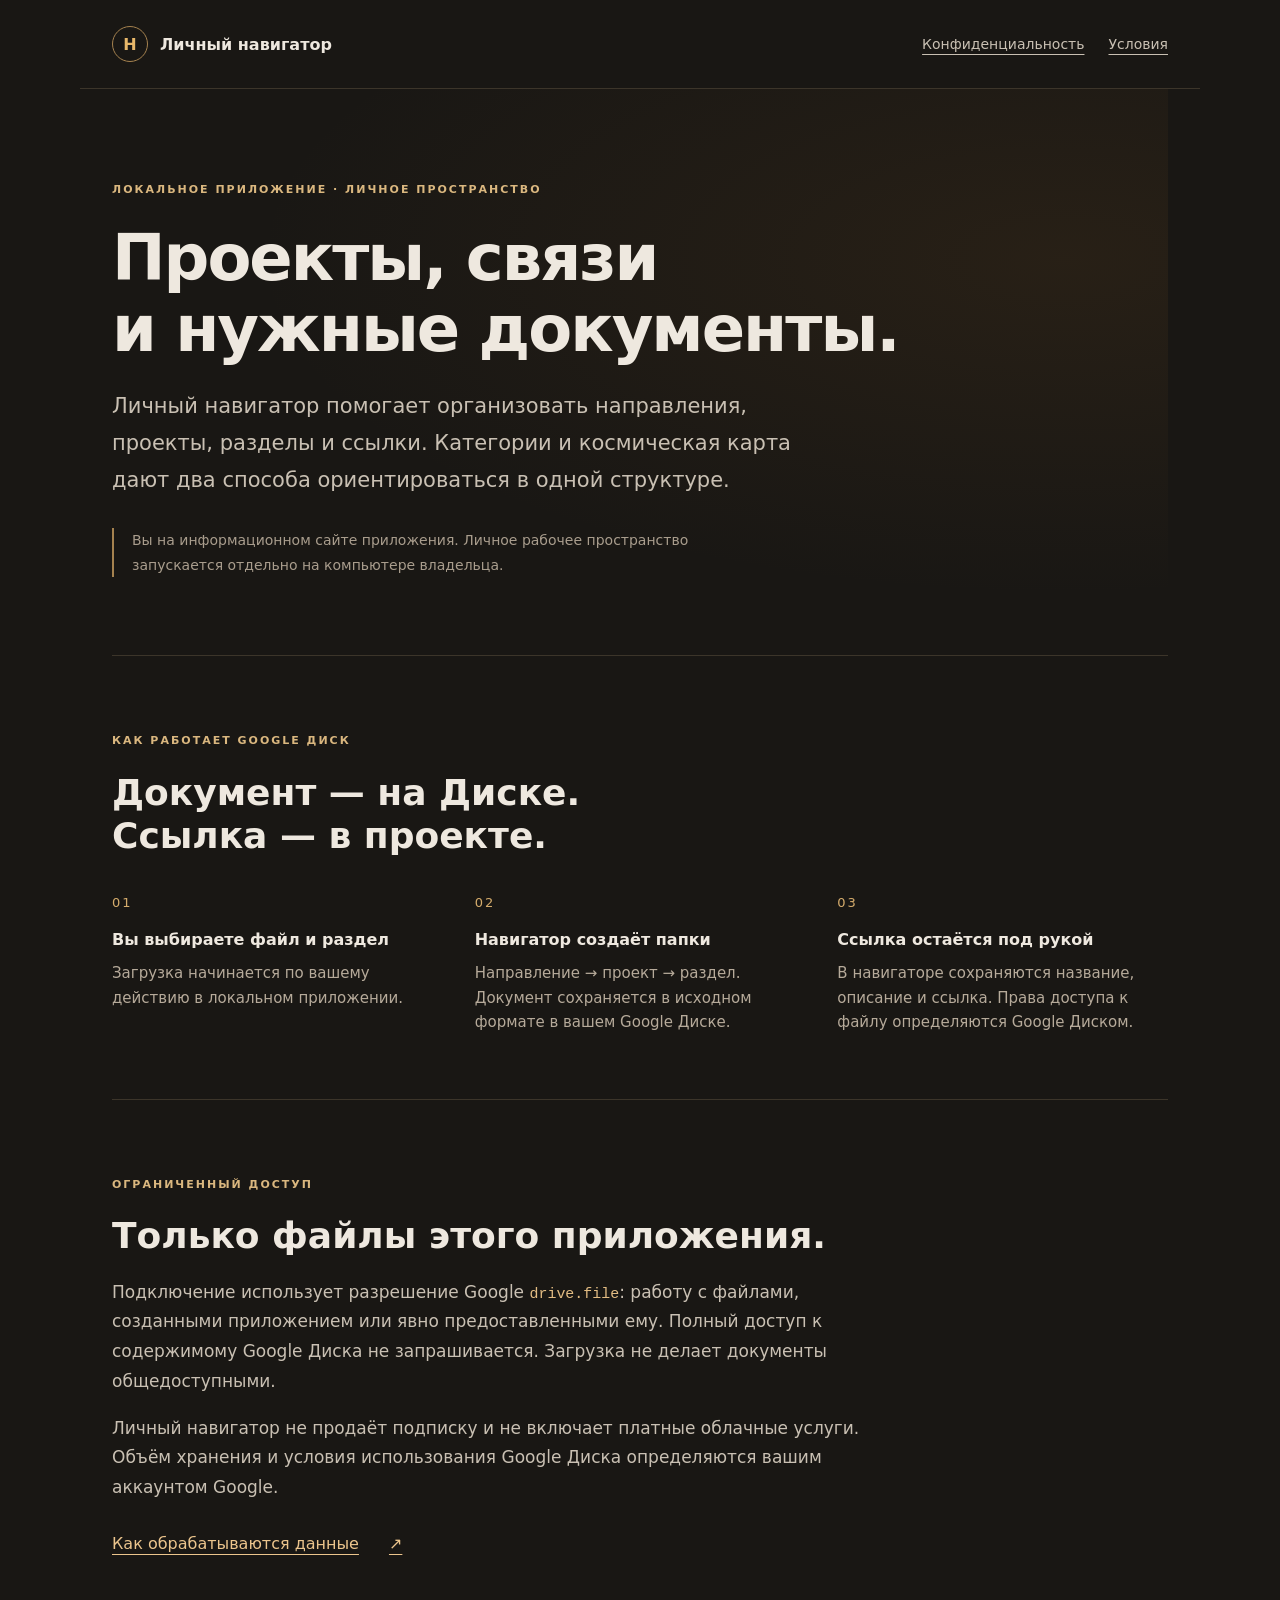
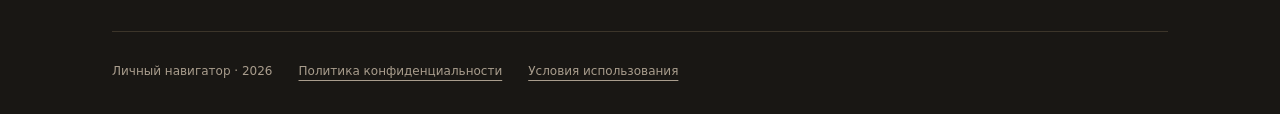
<file: index.html>
<!doctype html>
<html lang="ru"><head><meta charset="utf-8"><meta name="viewport" content="width=device-width,initial-scale=1"><meta name="description" content="Личный навигатор — локальное приложение для проектов, ссылок и документов. Информация о подключении Google Диска."><title>Личный навигатор — о приложении</title><link rel="stylesheet" href="style.css"></head>
<body><header><a class="brand" href="index.html"><span class="mark">Н</span>Личный навигатор</a><nav aria-label="Информация"><a href="privacy.html">Конфиденциальность</a><a href="terms.html">Условия</a></nav></header>
<main><section class="hero"><p class="eyebrow">ЛОКАЛЬНОЕ ПРИЛОЖЕНИЕ · ЛИЧНОЕ ПРОСТРАНСТВО</p><h1>Проекты, связи<br>и нужные документы.</h1><p class="lead">Личный навигатор помогает организовать направления, проекты, разделы и ссылки. Категории и космическая карта дают два способа ориентироваться в одной структуре.</p><p class="note">Вы на информационном сайте приложения. Личное рабочее пространство запускается отдельно на компьютере владельца.</p></section>
<section class="flow"><p class="eyebrow">КАК РАБОТАЕТ GOOGLE ДИСК</p><h2>Документ — на Диске.<br>Ссылка — в проекте.</h2><ol><li><b>Вы выбираете файл и раздел</b><span>Загрузка начинается по вашему действию в локальном приложении.</span></li><li><b>Навигатор создаёт папки</b><span>Направление → проект → раздел. Документ сохраняется в исходном формате в вашем Google Диске.</span></li><li><b>Ссылка остаётся под рукой</b><span>В навигаторе сохраняются название, описание и ссылка. Права доступа к файлу определяются Google Диском.</span></li></ol></section>
<section><p class="eyebrow">ОГРАНИЧЕННЫЙ ДОСТУП</p><h2>Только файлы этого приложения.</h2><p>Подключение использует разрешение Google <code>drive.file</code>: работу с файлами, созданными приложением или явно предоставленными ему. Полный доступ к содержимому Google Диска не запрашивается. Загрузка не делает документы общедоступными.</p><p>Личный навигатор не продаёт подписку и не включает платные облачные услуги. Объём хранения и условия использования Google Диска определяются вашим аккаунтом Google.</p><a class="action" href="privacy.html">Как обрабатываются данные <span aria-hidden="true">↗</span></a></section></main>
<footer><span>Личный навигатор · 2026</span><a href="privacy.html">Политика конфиденциальности</a><a href="terms.html">Условия использования</a></footer></body></html>
</file>
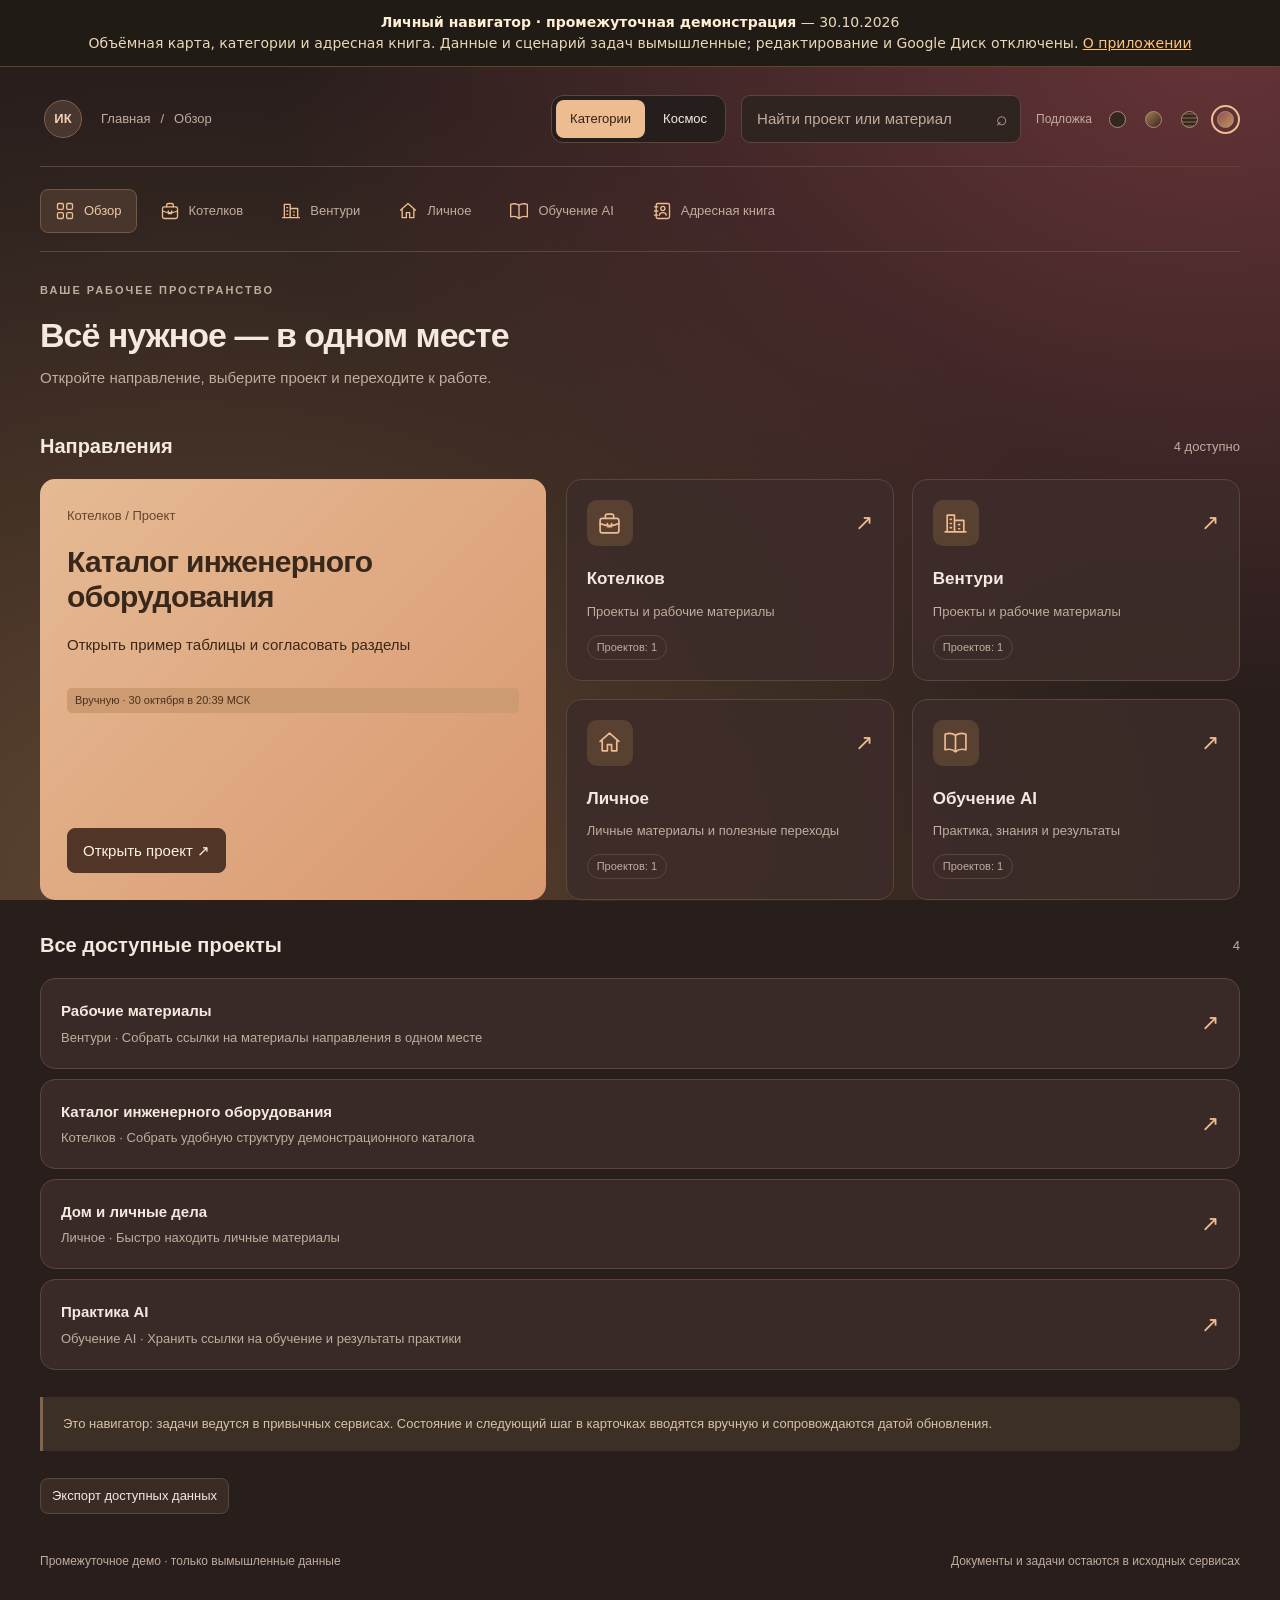
<file: demo.html>
<!doctype html>
<html lang="ru"><head><meta charset="utf-8"><meta name="viewport" content="width=device-width,initial-scale=1"><meta name="theme-color" content="#281e1c"><title>Личный навигатор — демо для просмотра</title>
<style>
:root{--bg:#f5f5ef;--panel:#fff;--ink:#243831;--muted:#69786f;--green:#1d5145;--line:#e1e6dc;--soft:#e9efe5;--accent:#d3e79c}*{box-sizing:border-box}body{margin:0;background:var(--bg);color:var(--ink);font:15px/1.55 'Segoe UI',Arial,sans-serif}button,input,select,textarea{font:inherit}button,a,input,select,textarea{ -webkit-tap-highlight-color:transparent}button{cursor:pointer}a{color:inherit;text-decoration:none}button:focus-visible,a:focus-visible,input:focus,textarea:focus,select:focus{outline:3px solid #92b9a4;outline-offset:3px}button:disabled{opacity:.55;cursor:wait}.app{display:grid;grid-template-columns:246px minmax(0,1fr);min-height:100vh}.sidebar{background:#173e38;color:#e2ece6;padding:32px 22px;display:flex;flex-direction:column;gap:28px;position:sticky;top:0;height:100vh}.brand{font-weight:650;font-size:21px;letter-spacing:-.6px;display:flex;align-items:center;gap:12px}.mark{width:35px;height:35px;border:1px solid #90b5a0;border-radius:50%;display:grid;place-items:center;color:var(--accent);font-size:25px;transform:rotate(-25deg)}.subtle{color:var(--muted);font-size:13px}.sidebar .subtle{color:#a7c0b4}.nav-label{font-size:11px;letter-spacing:1.8px;text-transform:uppercase;color:#9eb8ab;margin-bottom:12px}.nav-item{padding:11px 12px;border-radius:8px;display:flex;align-items:center;gap:10px;margin:4px 0;color:#d8e5dc}.nav-item:hover,.nav-item.active{background:#31594d;color:white}.nav-icon{width:22px;color:#b2cd9d}.sidebar-bottom{margin-top:auto;border-top:1px solid #456456;padding-top:20px}.avatar{width:36px;height:36px;border-radius:50%;background:#d7e4c5;color:#234639;display:grid;place-items:center;font-size:13px;font-weight:700}.person{display:flex;gap:10px;align-items:center}.person strong{font-size:13px;display:block}.layout{max-width:1410px;padding:30px 48px 60px;width:100%;margin:auto}.topbar{display:flex;align-items:center;justify-content:space-between;gap:18px;border-bottom:1px solid var(--line);padding-bottom:23px;margin-bottom:34px}.crumb{font-size:13px;color:var(--muted);display:flex;align-items:center;gap:10px;min-height:25px}.search-wrap{position:relative;width:330px;max-width:100%}.search-wrap input{width:100%;padding:11px 38px 11px 15px;background:#fff;border:1px solid var(--line);border-radius:9px}.search-icon{position:absolute;right:14px;top:9px;font-size:19px;color:var(--muted)}.eyebrow{font-size:11px;letter-spacing:2px;color:#718272;font-weight:600;text-transform:uppercase}.heading{display:flex;justify-content:space-between;align-items:center;gap:20px;margin:16px 0 26px}h1{font-size:34px;line-height:1.2;font-weight:600;letter-spacing:-1px;margin:0 0 10px}h2{font-size:20px;font-weight:600;margin:0}h3{font-size:17px;font-weight:600;margin:0 0 9px}p{margin:0 0 12px}.intro{color:var(--muted);max-width:650px}.btn{border:1px solid var(--line);background:#fff;border-radius:8px;padding:10px 15px;display:inline-flex;align-items:center;justify-content:center;gap:8px;color:var(--ink);min-height:44px;white-space:nowrap}.btn:hover{background:#f0f4eb}.btn.primary{background:var(--green);color:white;border-color:var(--green)}.btn.primary:hover{background:#2d6657}.btn.small{min-height:36px;padding:7px 11px;font-size:13px}.btn.danger{color:#944b3c}.section-title{display:flex;align-items:center;justify-content:space-between;gap:16px;margin:30px 0 17px}.grid{display:grid;grid-template-columns:repeat(2,minmax(0,1fr));gap:18px}.direction{display:block;background:var(--panel);border:1px solid var(--line);border-radius:14px;padding:25px;transition:transform .15s,border-color .15s;min-height:200px}.direction:hover{border-color:#8baa94;transform:translateY(-2px)}.dir-top{display:flex;justify-content:space-between;align-items:center;margin-bottom:20px}.tile-icon{width:46px;height:46px;border-radius:12px;display:grid;place-items:center;background:#edf1df;font-size:23px;color:#45613f}.direction:nth-child(2) .tile-icon{background:#e5edf1;color:#4e6d7a}.direction:nth-child(3) .tile-icon{background:#f5eade;color:#947149}.direction:nth-child(4) .tile-icon{background:#ede8f3;color:#79678c}.arrow{font-size:22px;color:#798c7d}.tag{display:inline-block;border:1px solid var(--line);padding:3px 9px;border-radius:20px;color:var(--muted);font-size:11px;white-space:nowrap}.project-row{display:flex;align-items:center;justify-content:space-between;gap:20px;padding:20px;background:white;border:1px solid var(--line);border-radius:12px;margin:10px 0}.project-row:hover{border-color:#8baa94}.project-row p{margin:5px 0 0;color:var(--muted);font-size:13px}.notice{border-left:3px solid #a4bc7c;background:#ecf1e3;padding:17px 20px;border-radius:0 9px 9px 0;margin:27px 0;color:#4d644e;font-size:13px}.private{display:flex;gap:15px;align-items:flex-start;padding:20px 0;border-top:1px solid var(--line)}.private .tile-icon{flex-shrink:0}.private p{margin:3px 0 8px}.private .btn{margin-left:auto}.project-layout{display:grid;grid-template-columns:minmax(0,1fr) 280px;gap:24px}.box{background:white;border:1px solid var(--line);border-radius:12px;padding:23px;margin-bottom:18px}.manual{color:#7b7863;background:#f2f0e5;display:inline-block;border-radius:5px;font-size:11px;padding:4px 8px;margin-bottom:12px}.step{background:#edf2e2;border:1px solid #dce5c7}.resource{padding:17px 0;border-top:1px solid var(--line);display:flex;align-items:flex-start;gap:12px}.resource:first-of-type{margin-top:14px}.resource-content{flex:1;min-width:0;overflow-wrap:anywhere}.resource a{font-weight:600}.resource a:hover{text-decoration:underline}.resource p{font-size:13px;color:var(--muted);white-space:pre-wrap;margin:5px 0}.resource-symbol{color:#62816a;font-size:20px}.member{padding:12px 0;border-bottom:1px solid var(--line);font-size:13px;overflow-wrap:anywhere}.member select{max-width:100%;padding:6px;margin-top:7px;border:1px solid var(--line);border-radius:6px}.note-text{white-space:pre-wrap;overflow-wrap:anywhere}.empty{text-align:center;padding:55px 18px;color:var(--muted)}.footer{font-size:12px;color:var(--muted);margin-top:38px;display:flex;justify-content:space-between;gap:16px}.toolbar{display:flex;gap:8px;flex-wrap:wrap}.error{color:#984b3e;background:#fff0ea;padding:14px;border-radius:8px}.loading{padding:60px;color:var(--muted)}dialog{border:1px solid var(--line);border-radius:15px;width:540px;max-width:calc(100% - 30px);max-height:90vh;padding:28px;color:var(--ink)}dialog::backdrop{background:#122c2566}dialog h2{margin-bottom:22px}label{display:block;font-size:13px;margin:14px 0 5px}dialog input,dialog select,dialog textarea{width:100%;padding:10px 11px;border:1px solid #cdd7cd;border-radius:7px;background:white;color:var(--ink)}dialog textarea{min-height:85px;resize:vertical}dialog .toolbar{justify-content:flex-end;margin-top:24px}.mobile-logo{display:none}.toast{position:fixed;bottom:24px;left:50%;transform:translateX(-50%);background:#173e38;color:white;border-radius:9px;padding:12px 22px;z-index:20;max-width:90%;box-shadow:0 6px 24px #0002}.init{max-width:600px;margin:60px auto}.init h1{margin:20px 0}.summary-line{margin-top:18px;font-size:12px;color:var(--muted)}.section-head{display:flex;gap:10px;justify-content:space-between;align-items:center}.direction h3,.project-row strong{overflow-wrap:anywhere}.controls{display:flex;gap:7px;flex-wrap:wrap}
@media(min-width:1500px){.grid{grid-template-columns:repeat(4,minmax(0,1fr))}.direction{padding:22px}.layout{padding-top:35px}}
@media(max-width:1100px){.layout{padding:25px}.sidebar{padding:26px 16px}.app{grid-template-columns:220px minmax(0,1fr)}.project-layout{grid-template-columns:minmax(0,1fr)}.project-aside{display:grid;grid-template-columns:1fr 1fr;gap:18px}.project-aside .box{min-width:0}.heading{align-items:flex-start}h1{font-size:29px}}
@media(max-width:720px){.app{display:block}.sidebar{height:auto;position:static;padding:17px 18px;gap:0}.sidebar .brand{font-size:19px}.sidebar nav,.sidebar .sidebar-bottom,.sidebar .brand-note{display:none}.layout{padding:20px 17px 32px}.topbar{flex-direction:column;align-items:stretch;gap:15px;margin-bottom:25px;padding-bottom:18px}.search-wrap{width:100%}.grid{gap:12px}.direction{padding:17px;min-height:180px}.direction .tag{font-size:10px}.direction .dir-top{margin-bottom:14px}.tile-icon{width:39px;height:39px}.heading{display:block}h1{font-size:29px}.heading>.btn,.heading>.toolbar{margin-top:15px}.intro{font-size:14px}.project-row{padding:17px;gap:12px}.project-row .tag{display:none}.private{flex-wrap:wrap}.private>.private-body{width:calc(100% - 60px)}.private .btn{margin-left:55px}.project-aside{display:block}.box{padding:19px}.footer{flex-direction:column;gap:6px}.notice{margin:22px 0}.section-title{gap:8px}.section-title h2{font-size:18px}.resource{flex-wrap:wrap}.resource>.controls{margin-left:30px}.init{margin:30px auto}.summary-line{line-height:1.8}}
@media(prefers-reduced-motion:reduce){*{transition:none!important}}
</style><style>:root{--bg:#281e1c;--panel:#392b27;--ink:#f4e9df;--muted:#c1ac9e;--green:#e8b181;--line:#5b463c;--soft:#49352b;--accent:#edbc91;--surface-glass:#3d2d29e8;--radius:15px}
body{background:var(--bg);color:var(--ink);min-height:100vh;background-attachment:fixed}
body[data-background=mist]{background-image:radial-gradient(ellipse at 85% 0%,#674431,transparent 70%)}
body[data-background=texture]{background-image:repeating-linear-gradient(0deg,#f2d0ae08 0 1px,transparent 1px 5px)}
body[data-background=aurora]{background-image:radial-gradient(ellipse at 95% 5%,#653337,transparent 55%),radial-gradient(ellipse at 15% 100%,#614631,transparent 65%)}
.app{grid-template-columns:76px minmax(0,1fr)}.sidebar{background:#221a19;border-right:1px solid var(--line);padding:23px 14px;z-index:20;gap:25px;overflow:hidden}.brand{font-size:0;gap:0}.mark{background:var(--accent);border:0;color:#38271b;border-radius:10px;transform:none;width:43px;height:43px}.sidebar>.subtle,.sidebar .nav-label,.sidebar .sidebar-bottom .person>div{display:none}.sidebar .nav-item{font-size:0;padding:11px 9px}.sidebar .nav-icon{font-size:21px;color:#d8bca6}.sidebar .nav-item.active{background:#49362c;color:var(--accent)}.sidebar .avatar{background:#49362e;color:#f2cfb4}.sidebar .person{gap:0}
.layout{max-width:1380px;padding:28px 40px 50px}.topbar{gap:15px;flex-wrap:wrap}.crumb{flex:1;min-width:150px}.menu-toggle{white-space:nowrap}.search-wrap input,dialog input,dialog select,dialog textarea,.member select{background:#302420;color:var(--ink);border-color:var(--line)}input::placeholder{color:var(--muted)}.search-wrap{width:280px}.btn{background:#3b2b25;color:var(--ink);border-color:var(--line);transition:transform .18s,background .18s}.btn:hover{background:#554034;transform:translateY(-2px)}.btn.primary{background:var(--accent);color:#352317;border-color:var(--accent)}.btn.primary:hover{background:#f1c7a4}.btn.danger{color:#ffc2a9}.tag,.manual,.eyebrow,.subtle,.intro{color:var(--muted)}.tag{border-color:var(--line)}.manual{background:#4a382d;white-space:normal}.box,.direction,.project-row{background:var(--surface-glass);backdrop-filter:blur(14px);border-color:var(--line);border-radius:var(--radius)}.direction{padding:20px;min-height:175px;transition:transform .22s,box-shadow .22s}.direction:hover{transform:translateY(-4px);border-color:var(--accent);box-shadow:0 14px 35px #0002}.tile-icon,.direction:nth-child(n) .tile-icon{background:#594132;color:var(--accent);border-radius:10px}.arrow,.resource-symbol{color:var(--accent)}.notice,.step{background:#3c3026;border-color:#866449;color:#d9c1a8}.project-row:hover{border-color:#ba906d}.error{background:#522f26;color:#ffd7c0}.toast{background:#eac098;color:#38271b}dialog{background:#342622;border-color:var(--line);box-shadow:0 30px 90px #0006;animation:panel-in .2s ease-out}dialog::backdrop{background:#20161499;backdrop-filter:blur(5px)}
.amber-dashboard{display:grid;grid-template-columns:minmax(0,.9fr) minmax(0,1.2fr);gap:20px}.amber-dashboard .grid{grid-template-columns:repeat(2,minmax(0,1fr))}.amber-feature{background:linear-gradient(135deg,#e5ba93,#d99870);color:#38271b;padding:27px;border-radius:var(--radius);display:flex;flex-direction:column;gap:19px;overflow-wrap:anywhere}.amber-feature h2{font-size:30px;line-height:1.15;letter-spacing:-.7px}.amber-feature .subtle{color:#64452e}.amber-feature .btn{margin-top:auto;align-self:flex-start;background:#513526;border-color:#513526;color:#fff2e3}.amber-feature .manual{background:#cd9b72;color:#4a321f}.background-picker{display:flex;gap:7px;align-items:center;flex-wrap:wrap}.background-picker>span{font-size:12px;color:var(--muted);margin-right:4px}.background-picker button{width:29px;height:29px;border:2px solid transparent;border-radius:50%;padding:4px;background:none;cursor:pointer}.background-picker button[aria-pressed=true]{border-color:var(--accent)}.background-picker button span{display:block;width:17px;height:17px;border:1px solid #aa8c75;border-radius:50%;background:#332721}.background-picker button[data-bg=mist] span{background:linear-gradient(135deg,#a77954,#352720)}.background-picker button[data-bg=texture] span{background:repeating-linear-gradient(0deg,#614b38 0 2px,#34271e 2px 4px)}.background-picker button[data-bg=aurora] span{background:linear-gradient(135deg,#8c5058,#c29459)}
.drawer{position:fixed;inset:0 auto 0 0;width:280px;max-width:90vw;border:0;border-right:1px solid var(--line);padding:25px;background:#302420;box-shadow:20px 0 70px #0005;margin:0;height:100dvh;max-height:none;border-radius:0;animation:drawer-in .25s ease-out}.drawer .nav-item{font-size:15px;color:var(--ink);padding:13px 12px}.drawer .nav-item:hover{background:#514033}.drawer header{display:flex;align-items:center;justify-content:space-between;gap:15px;margin-bottom:30px}.drawer header strong{font-size:21px}.drawer .nav-label{color:var(--muted)}
.contacts-grid{display:grid;grid-template-columns:repeat(2,minmax(0,1fr));gap:18px}.contact-card{overflow-wrap:anywhere;margin:0}.contact-card h3{margin-bottom:7px}.contact-card .contact-links{display:flex;flex-wrap:wrap;gap:10px;margin:17px 0}.contact-card a{color:var(--accent)}.contact-card p{white-space:pre-wrap}.contact-tools{display:flex;gap:12px;flex-wrap:wrap;margin-bottom:22px}.contact-tools select,.contact-tools input{padding:10px;background:#302420;color:var(--ink);border:1px solid var(--line);border-radius:8px;max-width:100%}.contact-tools input{flex:1;min-width:160px}.contact-heading{display:flex;gap:15px;justify-content:space-between;align-items:flex-start}
@keyframes drawer-in{from{transform:translateX(-100%)}to{transform:translateX(0)}}@keyframes panel-in{from{opacity:0;transform:translateY(12px)}to{opacity:1;transform:none}}
@media(max-width:1050px){.layout{padding:25px}.amber-dashboard{grid-template-columns:1fr}.amber-feature{min-height:220px}.amber-feature h2{font-size:27px}.search-wrap{width:240px}}
@media(max-width:720px){.app{display:block}.sidebar{height:auto;position:static;padding:13px 17px;display:flex;flex-direction:row;align-items:center;border-right:0;border-bottom:1px solid var(--line)}.sidebar .brand{font-size:18px;gap:10px}.sidebar .mark{width:33px;height:33px}.sidebar .sidebar-bottom,.sidebar nav{display:none}.layout{padding:20px 16px 35px}.topbar{flex-direction:row;gap:13px}.crumb{min-width:100px}.search-wrap{width:100%;order:3}.background-picker{order:4;width:100%;justify-content:flex-end}.background-picker button{width:40px;height:40px;padding:8px}.background-picker button span{width:20px;height:20px}.amber-dashboard{gap:14px}.amber-dashboard .grid{gap:12px}.direction{padding:17px}.contacts-grid{grid-template-columns:1fr}.section-head{flex-wrap:wrap}.resource>.controls{margin-left:0}.contact-heading .btn{white-space:normal}.background-picker>span{margin-right:auto}.heading h1{overflow-wrap:anywhere}}
@media(prefers-reduced-motion:reduce){*,*::before,*::after{animation:none!important;transition:none!important;scroll-behavior:auto!important}.direction:hover,.btn:hover{transform:none}}
/* Keep native controls and keyboard focus readable on the dark surfaces. */
:root{color-scheme:dark}button:focus-visible,a:focus-visible,input:focus,textarea:focus,select:focus{outline-color:var(--accent)}
.sidebar .nav-item:hover,.drawer .nav-item.active{background:#49362c;color:var(--accent)}.sidebar .nav-icon{flex-shrink:0}.drawer .nav-icon{color:var(--accent)}.drawer{overflow-y:auto}
.layout,.contact-card,.contact-heading>div{min-width:0}.contact-card .tag{white-space:normal;overflow-wrap:anywhere}.contact-heading>.btn{flex-shrink:0}.contact-tools select{min-width:0}.contact-card a:hover{text-decoration:underline}.amber-dashboard .grid{min-width:0}
@media(max-width:420px){.amber-dashboard .grid{grid-template-columns:1fr}.contact-heading{flex-wrap:wrap}.contact-tools input,.contact-tools select{width:100%;flex-basis:100%}}
.view-switch{display:flex;align-items:center;border:1px solid var(--line);padding:4px;border-radius:12px;background:#261e1c;gap:4px}.view-switch a{min-height:38px;padding:9px 14px;border-radius:8px;font-size:13px;display:flex;align-items:center}.view-switch a:hover{background:#47352a}.view-switch a[aria-current=page]{background:var(--accent);color:#352317}.view-switch a:focus-visible{outline:2px solid var(--accent);outline-offset:3px}
body[data-view=cosmos] #search-form,body[data-view=cosmos] .background-picker{display:none}body[data-view=cosmos] .layout{max-width:1600px;padding-left:24px;padding-right:24px}body[data-view=cosmos] .topbar{margin-bottom:22px}body[data-view=cosmos] .view-switch{margin-left:auto}
@media(max-width:720px){body[data-view=cosmos] .layout{padding-left:12px;padding-right:12px}.view-switch{flex-shrink:0}.view-switch a{padding:9px 10px}.topbar .crumb{flex-basis:100%;order:2}}

/* Categories own the navigation; the canvas has no permanent side rail. */
.app{display:block}.category-nav{display:flex;align-items:center;gap:8px;flex-wrap:wrap;margin:-12px 0 30px;padding-bottom:18px;border-bottom:1px solid var(--line)}.category-nav .nav-label{display:none}.category-nav .nav-item{margin:0;min-height:44px;padding:10px 14px;gap:9px;border:1px solid transparent;color:var(--muted);font-size:13px}.category-nav .nav-item:hover{background:#443329;color:var(--ink)}.category-nav .nav-item.active{background:#48362c;border-color:#735741;color:#f1c8a2}.category-nav .nav-icon{display:flex;align-items:center;justify-content:center;width:20px;height:20px;flex:none;color:var(--accent)}.nav-icon svg{width:20px;height:20px;display:block}.tile-icon svg{width:25px;height:25px;display:block}.direction .dir-top{align-items:center}.direction .tile-icon{flex:none}
body[data-view=cosmos] .category-nav{display:none}
.account-menu{position:relative;flex:none;z-index:30}.account-menu summary{cursor:pointer;list-style:none;border-radius:50%;padding:4px}.account-menu summary::-webkit-details-marker{display:none}.account-menu summary:focus-visible{outline:2px solid var(--accent);outline-offset:3px}.account-menu .avatar{background:#49362e;color:#f2cfb4;border:1px solid #826147;width:38px;height:38px}.account-menu[open] .avatar,.account-menu summary:hover .avatar{background:#624734;border-color:#c89f78}.account-popover{position:absolute;left:0;top:calc(100% + 12px);width:250px;max-width:calc(100vw - 48px);padding:20px;border-radius:14px;border:1px solid #725442;background:#30241ff2;backdrop-filter:blur(16px);box-shadow:0 15px 45px #0006;display:flex;flex-direction:column;gap:8px}.account-popover strong{font-size:15px}.topbar .account-menu{order:0}
@media(max-width:720px){.category-nav{gap:5px;margin-top:-8px;margin-bottom:24px}.category-nav .nav-item{padding:9px 11px;font-size:12px;flex:1 0 calc(50% - 5px)}.topbar .view-switch{margin-left:auto}.topbar .crumb{margin:0}.account-menu summary{padding:0}}
.upload-toolbar{margin:-8px 0 24px}.upload-dialog{width:660px}.upload-path{margin:12px 0;overflow-wrap:anywhere;color:var(--accent);font-size:13px}.upload-dialog [hidden]{display:none!important}.upload-dialog .notice{margin:16px 0;overflow-wrap:anywhere}.upload-dialog>.toolbar{justify-content:flex-start}.upload-drop{border:1px dashed var(--line);border-radius:10px;padding:16px;margin-top:20px}.upload-drop.dragging{border-color:var(--accent);background:var(--soft)}.upload-drop label{margin-top:0}.upload-drop input{padding:8px;max-width:100%}.upload-drop p{margin:10px 0 0}.upload-list{list-style:none;margin:18px 0 0;padding:0}.upload-list li{display:flex;flex-direction:column;gap:4px;padding:12px 0;border-top:1px solid var(--line);overflow-wrap:anywhere}.upload-list li>span+span{font-size:13px;color:var(--muted)}.upload-list a{color:var(--accent);text-decoration:underline;font-size:13px}.upload-dialog[aria-busy=true] .upload-drop{opacity:.6}.upload-dialog code{font-size:12px}
</style><style>body[data-view="cosmos"]{background:#080d15;color:#e3e9ec}body[data-view="cosmos"] #search-form,body[data-view="cosmos"] .background-picker,body[data-view="cosmos"] #nav{display:none}body[data-view="cosmos"] .layout{display:block;max-width:1660px}body[data-view="cosmos"] .topbar{margin-bottom:22px}body[data-view="cosmos"] .footer{color:#82929e}.space-shell{--space-tint:#91bbd1;--space-text:#d9e4eb;--space-border:#b4cede22;background:#0b121c;border:1px solid var(--space-border);border-radius:23px;overflow:hidden;color:var(--space-text)}.space-header{padding:30px 32px 22px;display:flex;justify-content:space-between;gap:22px;align-items:center}.space-eyebrow{font-size:10px;font-weight:600;letter-spacing:2px;color:#9caebd}.space-header h1{font-size:clamp(23px,2.5vw,35px);font-weight:500;letter-spacing:-1.1px;margin:9px 0 7px;color:#eff2ed}.space-header h1>span{color:#edc37d}.space-header p{font-size:12px;color:#91a3b3;margin:0}.space-header-tools{display:flex;gap:8px}.space-button,.space-shell button{font-family:inherit;cursor:pointer}.space-button{border:1px solid var(--space-border);background:#b5cce807;color:#b8c8d5;padding:10px 13px;border-radius:9px;font-size:11px;text-decoration:none;white-space:nowrap}.space-button:hover{background:#adc7df15;color:white}.space-toolbar{padding:14px 30px;border-top:1px solid var(--space-border);border-bottom:1px solid var(--space-border);display:flex;align-items:center;justify-content:space-between;gap:20px}.space-crumbs{display:flex;gap:8px;align-items:center;flex-wrap:wrap}.space-crumbs button{background:none;border:0;color:#a5bac9;padding:5px 0;font-size:11px}.space-crumbs button[aria-current]{color:#edcf9f}.space-crumbs>span{color:#4d6475;font-size:11px}.space-search{position:relative;max-width:340px;min-width:220px;flex:1}.space-search input{margin:0;width:100%;border:1px solid #b3c9df25;border-radius:10px;background:#050d1777;color:#dce6ed;padding:12px;font-size:11px}.space-results{position:absolute;right:0;top:44px;z-index:150;background:#111e2a;border:1px solid #86a7bf55;box-shadow:0 15px 50px #0008;width:350px;max-width:80vw;max-height:340px;overflow:auto;border-radius:12px;padding:8px}.space-results button{display:block;background:none;border:0;padding:12px;text-align:left;color:#e5e8e4;width:100%;border-radius:6px}.space-results button:hover{background:#c6d9e413}.space-results small{display:block;color:#9cb0c0;margin-top:5px;font-size:10px}.space-body{display:grid;grid-template-columns:minmax(0,1fr) 265px}.space-map{position:relative;height:650px;min-height:520px;overflow:hidden;isolation:isolate;touch-action:none;outline:none;cursor:grab;background:#060d17}.space-map:active{cursor:grabbing}.space-map:focus-visible{outline:2px solid #dfc399;outline-offset:-3px}.space-panorama{position:absolute;inset:-8%;background:linear-gradient(95deg,#04101c66,#080d1670),url('demo-nebula.webp') center/cover;opacity:.4;filter:saturate(.4);transition:filter 1.4s,opacity 1.4s;pointer-events:none;z-index:-1;will-change:transform}.space-shell[data-theme="amber"] .space-panorama{filter:sepia(.75) hue-rotate(343deg) saturate(.8);opacity:.5}.space-shell[data-theme="blue"] .space-panorama{filter:hue-rotate(12deg) saturate(.65);opacity:.27}.space-shell[data-theme="violet"] .space-panorama{filter:hue-rotate(55deg) saturate(.7);opacity:.44}.space-canvas{position:absolute;inset:0;display:block;width:100%;height:100%;pointer-events:none}.space-labels{position:absolute;inset:0;pointer-events:none}.space-label{position:absolute;transform:translate(-4px,-4px);border:0;background:none;padding:0;text-align:left;color:#d2dce3;pointer-events:auto;display:flex;align-items:flex-start;gap:9px;max-width:180px;text-shadow:0 1px 9px #000,0 0 3px #000;font-size:11px}.space-label[hidden]{display:none}.space-label-dot{width:8px;height:8px;flex-shrink:0;border-radius:50%;box-shadow:0 0 9px var(--star);background:var(--star);margin-top:0}.space-label-copy{margin-top:-3px;padding:0 3px 3px}.space-label-copy strong{font-weight:500;line-height:1.4;display:block;max-width:165px}.space-label-copy small{font-size:8px;letter-spacing:.4px;color:#8ea1b0;display:block;margin-top:4px}.space-label:hover .space-label-copy,.space-label:focus-visible .space-label-copy{background:#132331ee;border-radius:4px;color:white}.space-label:focus-visible{outline:1px solid #ebca91;border-radius:5px;outline-offset:5px}.space-label.is-selected{color:#f9e3bd}.space-label-root{font-size:12px;letter-spacing:1.2px;text-transform:uppercase}.space-label-direction{font-size:13px;letter-spacing:.5px}.space-label.is-distant{font-size:9px;max-width:130px}.space-label.is-distant small{display:none}.space-label.is-urgent .space-label-dot{outline:1px solid #ff877c66;outline-offset:5px}.space-map-top{position:absolute;left:24px;right:24px;top:20px;display:flex;justify-content:space-between;pointer-events:none;color:#899cae;font-size:9px;letter-spacing:1.6px;z-index:85}.space-scale{color:#c7d6dd}.space-controls{position:absolute;left:18px;bottom:65px;display:flex;flex-direction:column;gap:5px;z-index:90}.space-controls button{width:33px;height:33px;background:#0b1722cc;color:#c2d2df;border:1px solid #91b2cb44;border-radius:8px;font-size:17px}.space-controls button:disabled{opacity:.3;cursor:default}.space-controls>span{height:7px}.space-map-bottom{position:absolute;bottom:0;left:0;right:0;padding:13px 20px;display:flex;justify-content:space-between;align-items:center;gap:12px;border-top:1px solid #90abc415;background:#07111ac2;color:#7991a4;font-size:9px;z-index:90}.space-map-bottom .space-button{font-size:9px;padding:6px 9px}.space-beacons{position:absolute;left:20px;top:48px;z-index:95;display:flex;gap:8px;max-width:calc(100% - 40px);overflow-x:auto;padding:4px}.space-signal{display:flex;gap:9px;align-items:center;border:1px solid #e2947260;background:#141a24cf;color:#e6c9b7;border-radius:10px;padding:9px 11px;text-align:left;font-size:10px;max-width:215px;flex-shrink:0;backdrop-filter:blur(12px)}.space-signal i{width:6px;height:6px;border-radius:50%;background:#ff877c;box-shadow:0 0 12px #ff877c}.space-signal small{display:block;font-size:8px;color:#a59792;margin-top:4px}.space-signal b{font-weight:400;margin-left:8px}.space-shell[data-motion="on"] .space-signal i{animation:space-signal-pulse 1.7s ease-in-out infinite}@keyframes space-signal-pulse{50%{box-shadow:0 0 0 5px #ff877c17,0 0 17px #ff877c;opacity:.5}}.space-inspector{padding:26px 22px;border-left:1px solid var(--space-border);background:linear-gradient(145deg,#18263660,#0b121e);max-height:650px;overflow:auto}.space-inspector h2{font-size:22px;font-weight:500;line-height:1.25;color:#edf1e9;margin:12px 0 15px;overflow-wrap:anywhere}.space-inspector>p{font-size:12px;line-height:1.8;color:#93a8b9}.space-child-list{margin-top:25px}.space-child-list>button{display:flex;align-items:center;gap:9px;width:100%;background:none;border:0;border-bottom:1px solid #9cb2cb19;color:#c1d0dc;text-align:left;padding:13px 0;font-size:11px}.space-child-list>button:hover{color:#f2d5aa}.space-child-list i{width:5px;height:5px;border-radius:50%;flex-shrink:0}.space-child-list small{display:block;font-size:9px;color:#7890a4;margin-top:4px}.space-child-list b{margin-left:auto;font-weight:400}.space-blocker{display:block;width:100%;margin-top:18px;padding:14px 12px;border:1px solid #ea776255;border-radius:9px;background:#e9766310;color:#e9aaa0;text-align:left}.space-blocker strong{font-size:12px}.space-blocker span{font-size:10px;line-height:1.6;display:block;margin:8px 0}.space-blocker b{font-size:10px;font-weight:400}.space-task-meta{display:grid;gap:9px;font-size:12px;padding:15px 0}.space-task-meta small{font-size:10px;color:#7890a4}.space-progress{display:flex;align-items:center;gap:16px;margin:22px 0}.space-progress>div{width:58px;height:58px;border-radius:50%;background:conic-gradient(#b4d9c5 var(--progress),#283c4b 0);padding:2px;display:grid;place-items:center;flex-shrink:0}.space-progress>div>span{background:#101e29;border-radius:50%;width:54px;height:54px;display:grid;place-items:center;font-size:13px}.space-progress p{font-size:12px;color:#bed0d8}.space-progress small{display:block;font-size:10px;color:#7991a3;margin-top:5px}.space-open{display:block;font-size:11px;color:#e6ca9f;text-decoration:none;padding:15px 0;border-bottom:1px solid #8ca3bb22}.space-levels{display:flex;flex-wrap:wrap;gap:6px;margin-top:20px}.space-levels button{font-size:9px;color:#9fb6c8;border:1px solid #829ebf33;border-radius:20px;padding:6px 8px;background:transparent}.space-footer{padding:17px 24px;border-top:1px solid var(--space-border);display:flex;justify-content:space-between;align-items:center;gap:20px}.space-themes{display:flex;gap:8px;flex-wrap:wrap}.space-themes button{display:flex;align-items:center;gap:7px;color:#8fa5b6;font-size:10px;background:transparent;border:1px solid #8fa7c125;padding:8px 10px;border-radius:20px}.space-themes button[aria-pressed="true"]{color:#e6d5b9;border-color:#d2b78388;background:#c7b58b0a}.space-themes i{width:12px;height:12px;border-radius:50%;background:radial-gradient(at 30% 30%,#cad9e6,#314e6b,#071420)}.space-themes [data-theme="amber"] i{filter:sepia(1)}.space-themes [data-theme="violet"] i{filter:hue-rotate(55deg)}.space-themes [data-theme="blue"] i{filter:saturate(2)}.space-example{display:flex;align-items:center;gap:7px;color:#b7a88d;font-size:10px;white-space:nowrap;margin:0}.space-example input{accent-color:#d6b47f;margin:0;width:13px;height:13px}.space-legend{padding:12px 24px 0;display:flex;flex-wrap:wrap;gap:15px;color:#90a5b6;font-size:10px}.space-legend>span{display:flex;align-items:center;gap:6px}.space-legend i{width:5px;height:5px;background:var(--dot);border-radius:50%}.space-example-note{color:#788b9c;font-size:10px;line-height:1.65;padding:0 24px 15px;margin:10px 0 0}.space-live{position:absolute;left:-10000px;width:1px;height:1px;overflow:hidden}.space-loading{position:absolute;inset:0;display:grid;place-items:center;background:#0b1523cc;z-index:100;color:#d7c39e;font-size:13px}.space-shell button:focus-visible,.space-shell a:focus-visible{outline:2px solid #e2c399;outline-offset:3px}
@media(min-width:1600px){.space-map,.space-inspector{height:730px;max-height:730px}.space-body{grid-template-columns:minmax(0,1fr) 300px}}@media(max-width:1000px){.space-body{grid-template-columns:minmax(0,1fr) 230px}.space-header{padding:23px}.space-toolbar{padding:12px 20px}.space-map{height:610px}.space-inspector{padding:22px 16px;max-height:610px}.space-footer{align-items:flex-start;flex-direction:column;gap:14px}.space-beacons{max-width:calc(100% - 30px);left:12px}.space-signal{max-width:180px;font-size:9px}}
@media(max-width:720px){.space-header{display:block;padding:20px}.space-header-tools{margin-top:17px}.space-toolbar{flex-direction:column;align-items:stretch;padding:13px 18px}.space-search{max-width:none}.space-body{display:block}.space-map{height:560px;min-height:0}.space-inspector{max-height:none;height:auto;border-top:1px solid var(--space-border);border-left:0;padding:23px}.space-inspector h2{font-size:23px}.space-child-list{display:grid;grid-template-columns:1fr 1fr;gap:0 17px}.space-child-list>.space-eyebrow{grid-column:1/-1}.space-map-bottom{font-size:8px;align-items:flex-start}.space-map-bottom>span{max-width:190px;line-height:1.6}.space-label-direction{font-size:11px}.space-label{max-width:130px;font-size:10px}.space-label-copy strong{max-width:120px}.space-label-copy small{font-size:7px}.space-controls{bottom:70px}.space-footer{padding:17px}.space-themes button{font-size:9px}.space-legend{padding:12px 18px 0;font-size:9px;gap:10px}.space-example-note{padding:0 18px 18px}}
@media(prefers-reduced-motion:reduce){.space-shell *{animation:none!important;transition:none!important}}
</style><meta name="robots" content="noindex,nofollow"><style>.share-demo-banner{padding:12px 22px;border-bottom:1px solid #d69b4655;background:#211b16;color:#ead7b9;font:14px/1.5 system-ui;text-align:center}.share-demo-banner a{color:#ffc47a;text-decoration:underline}.share-demo-banner strong{color:#fff0d4}</style></head><body><div class="share-demo-banner"><strong>Личный навигатор · промежуточная демонстрация</strong> — 30.10.2026<br>Объёмная карта, категории и адресная книга. Данные и сценарий задач вымышленные; редактирование и Google Диск отключены. <a href="index.html">О приложении</a></div>
<div class="app">
<div class="layout"><header class="topbar"><details class="account-menu"><summary aria-label="Личный кабинет" title="Личный кабинет"><span class="avatar" aria-hidden="true">ИК</span></summary><div class="account-popover"><span class="eyebrow">Личный кабинет</span><strong id="person">Личная среда</strong><span class="subtle">Закрытый прототип</span></div></details><div class="crumb" id="crumb"><a href="/" data-nav>Главная</a><span>/</span><span>Обзор</span></div><nav class="view-switch" aria-label="Представление навигатора"><a id="categories-view" data-nav href="/">Категории</a><a id="cosmos-view" data-nav href="/?view=cosmos">Космос</a></nav><form class="search-wrap" id="search-form" role="search"><input id="search" type="search" maxlength="120" placeholder="Найти проект или материал" aria-label="Поиск по доступным материалам"><span class="search-icon" aria-hidden="true">⌕</span></form></header><nav id="nav" class="category-nav" aria-label="Категории и контакты"></nav><main id="main" tabindex="-1"><div class="loading">Открываем навигатор…</div></main><footer class="footer"><span>Промежуточное демо · только вымышленные данные</span><span>Документы и задачи остаются в исходных сервисах</span></footer></div></div>
<dialog id="modal" aria-labelledby="modal-title"><form id="edit-form"><h2 id="modal-title"></h2><div id="fields"></div><p id="form-error" class="error" hidden role="alert"></p><div class="toolbar"><button class="btn" type="button" id="cancel">Отмена</button><button class="btn primary" id="save">Сохранить</button></div></form></dialog><div id="message" role="status" aria-live="polite"></div>
<script>
const DEMO={"home":{"projects":[{"id":"w-materials","direction":"Вентури","title":"Рабочие материалы","goal":"Собрать ссылки на материалы направления в одном месте","state":"Пример структуры материалов подготовлен","next_step":"Уточнить состав раздела «Документы»","updated_at":"2026-10-30T17:39:02.141Z","role":"viewer"},{"id":"k-catalog","direction":"Котелков","title":"Каталог инженерного оборудования","goal":"Собрать удобную структуру демонстрационного каталога","state":"Обсуждаем структуру каталога","next_step":"Открыть пример таблицы и согласовать разделы","updated_at":"2026-10-30T17:39:02.141Z","role":"viewer"},{"id":"p-home","direction":"Личное","title":"Дом и личные дела","goal":"Быстро находить личные материалы","state":"Демонстрационный проект","next_step":"Открыть TickTick для личных задач","updated_at":"2026-10-30T17:39:02.141Z","role":"viewer"},{"id":"a-learning","direction":"Обучение AI","title":"Практика AI","goal":"Хранить ссылки на обучение и результаты практики","state":"Собираем учебные материалы","next_step":"Выбрать тему следующего упражнения","updated_at":"2026-10-30T17:39:02.141Z","role":"viewer"}],"directions":["Котелков","Вентури","Личное","Обучение AI"],"privateLinks":[]},"details":{"w-materials":{"id":"w-materials","direction":"Вентури","title":"Рабочие материалы","goal":"Собрать ссылки на материалы направления в одном месте","state":"Пример структуры материалов подготовлен","next_step":"Уточнить состав раздела «Документы»","updated_at":"2026-10-30T17:39:02.141Z","role":"viewer","contacts":[],"sections":[{"id":"s-w-doc","project_id":"w-materials","title":"Документы"}],"resources":[{"id":"r-w-doc","project_id":"w-materials","section_id":"s-w-doc","kind":"link","title":"Пример папки материалов","url":"https://example.com/wentury","note":"Вымышленная ссылка для демонстрации","updated_at":"2026-10-30T17:39:02.141Z"}],"members":[{"id":"demo-viewer","name":"Мария · тестовый наблюдатель","role":"viewer"}]},"k-catalog":{"id":"k-catalog","direction":"Котелков","title":"Каталог инженерного оборудования","goal":"Собрать удобную структуру демонстрационного каталога","state":"Обсуждаем структуру каталога","next_step":"Открыть пример таблицы и согласовать разделы","updated_at":"2026-10-30T17:39:02.141Z","role":"viewer","contacts":[{"id":"sample-contact","project_id":"k-catalog","name":"Александра · пример контакта","company":"Демонстрационная компания","phone":"","email":"","note":"Вымышленная карточка для просмотра адресной книги.","updated_at":"2026-10-29T12:00:00.000Z","project_title":"Каталог инженерного оборудования","direction":"Котелков","role":"viewer"}],"sections":[{"id":"s-k-doc","project_id":"k-catalog","title":"Документы и таблицы"},{"id":"s-k-notes","project_id":"k-catalog","title":"Краткие заметки"}],"resources":[{"id":"r-k-table","project_id":"k-catalog","section_id":"s-k-doc","kind":"link","title":"Пример таблицы каталога","url":"https://example.com/catalog","note":"Вымышленная ссылка: документ ещё не подключён","updated_at":"2026-10-30T17:39:02.141Z"},{"id":"r-k-note","project_id":"k-catalog","section_id":"s-k-notes","kind":"note","title":"Как устроен проект","url":"","note":"Здесь будут только краткие заметки и переходы. Задачи и документы остаются в своих системах.","updated_at":"2026-10-30T17:39:02.141Z"}],"members":[{"id":"demo-admin","name":"Анна · тестовый администратор","role":"admin"},{"id":"demo-viewer","name":"Мария · тестовый наблюдатель","role":"viewer"},{"id":"demo-editor","name":"Михаил · тестовый редактор","role":"editor"}]},"p-home":{"id":"p-home","direction":"Личное","title":"Дом и личные дела","goal":"Быстро находить личные материалы","state":"Демонстрационный проект","next_step":"Открыть TickTick для личных задач","updated_at":"2026-10-30T17:39:02.141Z","role":"viewer","contacts":[],"sections":[{"id":"s-p-links","project_id":"p-home","title":"Быстрые переходы"}],"resources":[{"id":"r-p-tick","project_id":"p-home","section_id":"s-p-links","kind":"link","title":"TickTick","url":"https://ticktick.com/","note":"Обычный переход. Задачи не импортируются","updated_at":"2026-10-30T17:39:02.141Z"}],"members":[]},"a-learning":{"id":"a-learning","direction":"Обучение AI","title":"Практика AI","goal":"Хранить ссылки на обучение и результаты практики","state":"Собираем учебные материалы","next_step":"Выбрать тему следующего упражнения","updated_at":"2026-10-30T17:39:02.141Z","role":"viewer","contacts":[],"sections":[{"id":"s-a-links","project_id":"a-learning","title":"Учебные материалы"}],"resources":[{"id":"r-a-note","project_id":"a-learning","section_id":"s-a-links","kind":"note","title":"Первая практика","url":"","note":"Собрать пример полезного рабочего запроса без конфиденциальных данных.","updated_at":"2026-10-30T17:39:02.141Z"}],"members":[]}},"contacts":[{"id":"sample-contact","project_id":"k-catalog","name":"Александра · пример контакта","company":"Демонстрационная компания","phone":"","email":"","note":"Вымышленная карточка для просмотра адресной книги.","updated_at":"2026-10-29T12:00:00.000Z","project_title":"Каталог инженерного оборудования","direction":"Котелков","role":"viewer"}]};
function demoLocation(){return new URL(location.hash.slice(1)||'/',location.origin)}
function demoRouteURL(value){const u=new URL(value,location.origin);return u.hash.startsWith('#/')?new URL(u.hash.slice(1),location.origin):u}
const demoHistory=Object.fromEntries(['pushState','replaceState'].map(method=>[method,(state,title,value)=>{const u=demoRouteURL(value);history[method](state,title,location.pathname+'#'+u.pathname+u.search)}]));
async function demoAPI(path,method){
 if(method!=='GET')throw Error('Это демонстрация для просмотра. Изменения и загрузка документов доступны в личной версии.');
 const u=new URL(path,location.origin),q=(u.searchParams.get('q')||'').toLocaleLowerCase('ru');
 if(u.pathname==='/api/me')return {id:'public-demo',name:'Демонстрационный профиль',owner:false,demo_seeded:true};
 if(u.pathname==='/api/projects')return structuredClone(DEMO.home);
 if(u.pathname==='/api/contacts')return structuredClone(DEMO.contacts);
 if(u.pathname==='/api/export')return structuredClone(DEMO);
 if(u.pathname==='/api/search')return Object.values(DEMO.details).filter(p=>JSON.stringify([p.title,p.goal,p.state,p.sections,p.resources,p.contacts]).toLocaleLowerCase('ru').includes(q)).map(p=>({id:p.id,title:p.title,direction:p.direction}));
 const match=u.pathname.match(/^\/api\/projects\/([^/]+)$/);if(match&&DEMO.details[match[1]])return structuredClone(DEMO.details[match[1]]);
 throw Error('Эта функция недоступна в публичной демонстрации.');
}
function demoLinks(){for(const a of document.querySelectorAll('a[href]')){const u=new URL(a.getAttribute('href'),location.href);if(u.origin===location.origin&&!u.hash&&(u.pathname==='/'||u.pathname.startsWith('/projects/')))a.href=location.pathname+'#'+u.pathname+u.search;}}
new MutationObserver(demoLinks).observe(document.documentElement,{childList:true,subtree:true,attributes:true,attributeFilter:['href']});
document.addEventListener('click',e=>{const a=e.target.closest('a[href]');if(a&&a.href.startsWith('https://example.com/')){e.preventDefault();alert('Это вымышленный материал для демонстрации интерфейса.');}},true);

const $=s=>document.querySelector(s), esc=v=>String(v??'').replace(/[&<>"']/g,c=>({'&':'&amp;','<':'&lt;','>':'&gt;','"':'&quot;',"'":'&#39;'}[c]));
let me,home,current,saveAction,renderSeq=0,toastTimer;
// Consistent local SVG symbols: no icon font or network dependency.
const iconPaths={
 overview:'<rect x="3" y="3" width="7" height="7" rx="1.5"/><rect x="14" y="3" width="7" height="7" rx="1.5"/><rect x="3" y="14" width="7" height="7" rx="1.5"/><rect x="14" y="14" width="7" height="7" rx="1.5"/>',
 work:'<rect x="3" y="7" width="18" height="14" rx="2"/><path d="M8 7V5a2 2 0 0 1 2-2h4a2 2 0 0 1 2 2v2M3 12a22 22 0 0 0 18 0M10 12v3h4v-3"/>',
 venturi:'<path d="M4 20V4h7v16M11 9h9v11M2 20h20M7 8h1M7 12h1M7 16h1M15 13h1M15 17h1"/>',
 home:'<path d="m3 11 9-8 9 8M5 10v10h5v-6h4v6h5V10"/>',
 learning:'<path d="M12 5v16M12 5C9 3 5 3 2 4v15c4-1 7-1 10 2 3-3 6-3 10-2V4c-3-1-7-1-10 1Z"/>',
 contacts:'<rect x="5" y="3" width="16" height="18" rx="2"/><path d="M3 7h4M3 12h4M3 17h4M9 17c0-4 8-4 8 0"/><circle cx="13" cy="9" r="2.5"/>'
};
function navIcon(name){return '<svg viewBox="0 0 24 24" fill="none" stroke="currentColor" stroke-width="1.6" stroke-linecap="round" stroke-linejoin="round" aria-hidden="true">'+iconPaths[name]+'</svg>'}
function directionIcon(name){return navIcon(({'Котелков':'work','Вентури':'venturi','Личное':'home','Обучение AI':'learning'})[name]||'overview')}
const roleLabel={owner:'Владелец',admin:'Администратор',editor:'Редактор',viewer:'Наблюдатель'};
function date(s){return new Date(s).toLocaleString('ru-RU',{timeZone:'Europe/Moscow',day:'numeric',month:'long',hour:'2-digit',minute:'2-digit'})+' МСК'}
async function api(path,method='GET'){return demoAPI(path,method)}
function toast(s){$('#message').innerHTML='<div class="toast">'+esc(s)+'</div>';clearTimeout(toastTimer);toastTimer=setTimeout(()=>$('#message').textContent='',3500)}
function nav(url){demoHistory.pushState({},'',url);$('#search').value='';render();window.scrollTo(0,0)}
document.addEventListener('click',e=>{const a=e.target.closest('a[data-nav]');if(a&&!e.ctrlKey&&!e.metaKey&&!e.shiftKey&&!e.altKey){e.preventDefault();nav(a.getAttribute('href'))}});
window.addEventListener('popstate',render);
$('#search-form').addEventListener('submit',e=>{e.preventDefault();const q=$('#search').value.trim();if(q)nav('/?q='+encodeURIComponent(q));else nav('/')});
function field(name,label,value='',type='text',options){if(type==='select')return '<label for="f-'+name+'">'+esc(label)+'</label><select id="f-'+name+'" name="'+name+'">'+options.map(o=>'<option value="'+esc(o.value)+'" '+(o.value===value?'selected':'')+'>'+esc(o.label)+'</option>').join('')+'</select>';return '<label for="f-'+name+'">'+esc(label)+'</label>'+(type==='textarea'?'<textarea id="f-'+name+'" name="'+name+'" maxlength="5000">'+esc(value)+'</textarea>':'<input id="f-'+name+'" name="'+name+'" type="'+type+'" value="'+esc(value)+'" maxlength="'+(name==='title'?120:2000)+'" '+(['title','url'].includes(name)?'required':'')+'>')}
function modal(title,fields,action){saveAction=action;$('#modal-title').textContent=title;$('#fields').innerHTML=fields;$('#form-error').hidden=true;$('#modal').showModal()}
$('#cancel').onclick=()=>$('#modal').close();
$('#edit-form').onsubmit=async e=>{e.preventDefault();$('#save').disabled=true;try{await saveAction(Object.fromEntries(new FormData(e.target)));$('#modal').close();toast('Сохранено');await render()}catch(e){$('#form-error').textContent=e.message;$('#form-error').hidden=false}finally{$('#save').disabled=false}};
function projectFields(p={}){return field('title','Название проекта',p.title)+field('goal','Цель',p.goal,'textarea')+field('state','Краткое состояние · вручную',p.state,'textarea')+field('next_step','Следующий шаг · вручную',p.next_step,'textarea')}
function newProject(direction){modal('Новый проект',field('direction','Направление',direction||home.directions[0]||'Личное','select',['Котелков','Вентури','Личное','Обучение AI'].map(d=>({value:d,label:d})))+projectFields(),async b=>{const r=await api('/api/projects','POST',b);demoHistory.pushState({},'','/projects/'+r.id)})}
function editProject(){modal('Изменить проект',projectFields(current),b=>api('/api/projects/'+current.id,'PATCH',b))}
function sectionModal(s){modal(s?'Изменить раздел':'Новый раздел',field('title','Название раздела',s?.title),b=>api('/api/projects/'+current.id+'/sections'+(s?'/'+s.id:''),s?'PATCH':'POST',b))}
function resourceModal(sectionId,r){modal(r?'Изменить материал':'Добавить материал',field('section_id','Раздел',r?.section_id||sectionId,'select',current.sections.map(s=>({value:s.id,label:s.title})))+field('kind','Тип материала',r?.kind||'link','select',[{value:'link',label:'Ссылка'},{value:'note',label:'Краткая заметка'}])+field('title','Название',r?.title)+field('url','Ссылка',r?.url||'','url')+field('note','Краткое описание или текст заметки',r?.note||'','textarea'),b=>api('/api/projects/'+current.id+'/resources'+(r?'/'+r.id:''),r?'PATCH':'POST',b));const update=()=>{const note=$('#f-kind').value==='note';$('#f-url').disabled=note;$('#f-url').required=!note};$('#f-kind').onchange=update;update()}
function row(p){return '<a class="project-row" data-nav href="/projects/'+encodeURIComponent(p.id)+'"><div><strong>'+esc(p.title)+'</strong><p>'+esc(p.direction)+' · '+esc(p.goal)+'</p></div><span class="arrow" aria-hidden="true">↗</span></a>'}
async function download(path){try{const d=await api(path);const u=URL.createObjectURL(new Blob([JSON.stringify(d,null,2)],{type:'application/json'}));const a=document.createElement('a');a.href=u;a.download=path.includes('backup')?'navigator-backup.json':'navigator-export.json';a.click();setTimeout(()=>URL.revokeObjectURL(u),1000);toast('Файл подготовлен')}catch(e){toast(e.message)}}
function renderHome(direction){const list=direction?home.projects.filter(p=>p.direction===direction):home.projects;
 $('#crumb').innerHTML='<a data-nav href="/">Главная</a><span>/</span><span>'+esc(direction||'Обзор')+'</span>';
 $('#main').innerHTML='<div class="eyebrow">Ваше рабочее пространство</div><div class="heading"><div><h1>'+esc(direction||'Всё нужное — в одном месте')+'</h1><p class="intro">'+(direction?'Проекты, материалы и быстрые переходы направления.':'Откройте направление, выберите проект и переходите к работе.')+'</p></div>'+(me.owner?'<button class="btn primary" id="new-project">＋ Новый проект</button>':'')+'</div>'+
 (!direction?'<div class="section-title"><h2>Направления</h2><span class="subtle">'+home.directions.length+' доступно</span></div><div class="grid">'+home.directions.map((d,i)=>{const count=home.projects.filter(p=>p.direction===d).length;return '<a class="direction" data-nav href="/?direction='+encodeURIComponent(d)+'"><div class="dir-top"><span class="tile-icon" aria-hidden="true">'+directionIcon(d)+'</span><span class="arrow" aria-hidden="true">↗</span></div><h3>'+esc(d)+'</h3><p class="subtle">'+(d==='Обучение AI'?'Практика, знания и результаты':d==='Личное'?'Личные материалы и полезные переходы':'Проекты и рабочие материалы')+'</p><span class="tag">Проектов: '+count+'</span></a>'}).join('')+'</div>':'')+
 '<div class="section-title"><h2>'+esc(direction?'Проекты направления':'Все доступные проекты')+'</h2><span class="subtle">'+list.length+'</span></div>'+(list.length?list.map(row).join(''):'<div class="empty">Здесь пока нет доступных проектов.</div>')+
 '<div class="notice">Это навигатор: задачи ведутся в привычных сервисах. Состояние и следующий шаг в карточках вводятся вручную и сопровождаются датой обновления.</div>'+
 (!direction&&home.privateLinks.length?'<div class="section-title"><h2>Приватные переходы</h2><span class="tag">Только для вас</span></div>'+home.privateLinks.map(p=>'<div class="private"><span class="tile-icon" aria-hidden="true">↗</span><div class="private-body"><h3>'+esc(p.title)+'</h3><p class="subtle">'+esc(p.note)+'</p></div><a class="btn small" href="'+esc(p.url)+'" target="_blank" rel="noopener noreferrer">Пример перехода ↗</a></div>').join(''):'')+
 '<div class="toolbar" style="margin-top:26px"><button class="btn small" id="export">Экспорт доступных данных</button>'+(me.owner?'<button class="btn small" id="backup">Резервная копия</button>':'')+'</div>';
 if(me.owner)$('#new-project').onclick=()=>newProject(direction);$('#export').onclick=()=>download('/api/export');if(me.owner)$('#backup').onclick=()=>download('/api/backup');
}
async function renderProject(pid,seq){const p=await api('/api/projects/'+encodeURIComponent(pid));if(seq!==renderSeq)return;current=p;const write=['owner','admin','editor'].includes(p.role),admin=['owner','admin'].includes(p.role);
 $('#crumb').innerHTML='<a data-nav href="/">Главная</a><span>/</span><a data-nav href="/?direction='+encodeURIComponent(p.direction)+'">'+esc(p.direction)+'</a><span>/</span><span>Проект</span>';
 $('#main').innerHTML='<div class="eyebrow">'+esc(p.direction)+'</div><div class="heading"><div><h1>'+esc(p.title)+'</h1><span class="tag">'+roleLabel[p.role]+'</span></div>'+(write?'<button class="btn" id="edit-project">Изменить проект</button>':'')+'</div><div class="project-layout"><div><section class="box"><h2>Цель проекта</h2><p class="note-text" style="margin-top:14px">'+esc(p.goal||'Цель пока не указана')+'</p></section><section class="box"><span class="manual">Введено вручную · '+date(p.updated_at)+'</span><h3>Текущее состояние</h3><p class="note-text">'+esc(p.state||'Пока не указано')+'</p></section><div class="section-title"><h2>Материалы проекта</h2>'+(write?'<button class="btn small" id="new-section">＋ Раздел</button>':'')+'</div>'+
 (p.sections.length?p.sections.map(s=>'<section class="box"><div class="section-head"><h3>'+esc(s.title)+'</h3>'+(write?'<div class="controls"><button class="btn small" data-section="'+esc(s.id)+'">Название</button><button class="btn small" data-add="'+esc(s.id)+'">＋ Материал</button></div>':'')+'</div>'+p.resources.filter(r=>r.section_id===s.id).map(r=>'<div class="resource"><span class="resource-symbol" aria-hidden="true">'+(r.kind==='link'?'↗':'≡')+'</span><div class="resource-content">'+(r.kind==='link'?'<a href="'+esc(r.url)+'" target="_blank" rel="noopener noreferrer">'+esc(r.title)+' ↗</a>':'<strong>'+esc(r.title)+'</strong>')+'<p>'+esc(r.note)+'</p><span class="subtle">'+(r.url.includes('example.com')?'Вымышленная ссылка · ':'')+'Обновлено '+date(r.updated_at)+'</span></div>'+(write?'<div class="controls"><button class="btn small" data-resource="'+esc(r.id)+'">Изменить</button></div>':'')+'</div>').join('')+(!p.resources.some(r=>r.section_id===s.id)?'<p class="subtle" style="margin-top:15px">В этом разделе пока нет материалов.</p>':'')+'</section>').join(''):'<div class="empty">Добавьте первый раздел материалов.</div>')+
 '</div><aside class="project-aside"><section class="box step"><span class="manual">Вручную · '+date(p.updated_at)+'</span><h3>Следующий шаг</h3><p class="note-text">'+esc(p.next_step||'Пока не указан')+'</p><div class="subtle">Краткая ориентировка. Задачи остаются в исходной системе.</div></section><section class="box"><h3>Участники проекта</h3><p class="subtle">Владелец личной среды имеет доступ ко всем её проектам.</p>'+p.members.map(m=>'<div class="member"><strong>'+esc(m.name)+'</strong><div class="subtle">'+roleLabel[m.role]+'</div>'+(admin?'<select aria-label="Роль: '+esc(m.name)+'" data-role="'+esc(m.id)+'">'+Object.entries(roleLabel).filter(([v])=>v!=='owner').map(([v,l])=>'<option value="'+v+'" '+(v===m.role?'selected':'')+'>'+l+'</option>').join('')+'</select><br><button class="btn small danger" style="margin-top:7px" data-revoke="'+esc(m.id)+'">Отозвать доступ</button>':'')+'</div>').join('')+(me.owner?'<button class="btn small" id="add-member" style="margin-top:16px">＋ Тестовый участник</button>':'')+'<p class="subtle" style="margin-top:17px">В этой версии участники вымышленные. Реальные приглашения ещё не включены.</p></section></aside></div><div class="notice">Ссылка не меняет права исходного документа. Открыть его смогут только пользователи, которым доступ выдан в исходном сервисе.</div>';
 if(write){$('#edit-project').onclick=editProject;$('#new-section').onclick=()=>sectionModal();document.querySelectorAll('[data-section]').forEach(b=>b.onclick=()=>sectionModal(p.sections.find(s=>s.id===b.dataset.section)));document.querySelectorAll('[data-add]').forEach(b=>b.onclick=()=>resourceModal(b.dataset.add));document.querySelectorAll('[data-resource]').forEach(b=>b.onclick=()=>resourceModal(null,p.resources.find(r=>r.id===b.dataset.resource)))}
 document.querySelectorAll('[data-role]').forEach(b=>b.onchange=async()=>{try{await api('/api/projects/'+p.id+'/members/'+b.dataset.role,'PUT',{role:b.value});toast('Права изменены');render()}catch(e){toast(e.message);render()}});
 document.querySelectorAll('[data-revoke]').forEach(b=>b.onclick=async()=>{try{await api('/api/projects/'+p.id+'/members/'+b.dataset.revoke,'DELETE');toast('Доступ отозван');render()}catch(e){toast(e.message)}});
 if(me.owner)$('#add-member').onclick=async()=>{try{const users=await api('/api/projects/'+p.id+'/members');modal('Тестовый участник',field('user','Участник','','select',users.map(u=>({value:u.id,label:u.name})))+field('role','Права','viewer','select',Object.entries(roleLabel).filter(([v])=>v!=='owner').map(([value,label])=>({value,label}))),b=>api('/api/projects/'+p.id+'/members/'+b.user,'PUT',{role:b.role}))}catch(e){toast(e.message)}};
}
async function render(){disposeCosmos();const seq=++renderSeq;current=null;document.body.dataset.view=new URLSearchParams(demoLocation().search).get('view')==='cosmos'?'cosmos':'categories';$('#main').innerHTML='<div class="loading">Обновляем доступные материалы…</div>';try{
 me=await api('/api/me');if(seq!==renderSeq)return;$('#person').textContent=me.name;home=await api('/api/projects');if(seq!==renderSeq)return;
 $('#nav').innerHTML='<div class="nav-label">Пространство</div><a class="nav-item '+(demoLocation().pathname==='/'&&!demoLocation().search?'active':'')+'" data-nav href="/"><span class="nav-icon" aria-hidden="true">'+navIcon('overview')+'</span>Обзор</a><div class="nav-label" style="margin-top:28px">Направления</div>'+home.directions.map((d,i)=>'<a class="nav-item" data-nav href="/?direction='+encodeURIComponent(d)+'"><span class="nav-icon">'+directionIcon(d)+'</span>'+esc(d)+'</a>').join('');
 const project=demoLocation().pathname.match(/^\/projects\/([^/]+)$/);const q=new URLSearchParams(demoLocation().search).get('q'),direction=new URLSearchParams(demoLocation().search).get('direction');
 if(project)await renderProject(decodeURIComponent(project[1]),seq);
 else if(new URLSearchParams(demoLocation().search).get('view')==='cosmos')await renderCosmos(seq);
 else if(new URLSearchParams(demoLocation().search).has('contacts'))await renderContacts(seq);
 else if(q){const found=await api('/api/search?q='+encodeURIComponent(q));if(seq!==renderSeq)return;$('#crumb').innerHTML='<a data-nav href="/">Главная</a><span>/</span><span>Поиск</span>';$('#search').value=q;$('#main').innerHTML='<h1>Результаты поиска</h1><p class="intro">По запросу «'+esc(q)+'» · '+found.length+'</p>'+(found.length?found.map(row).join(''):'<div class="empty">Ничего не найдено среди доступных вам материалов.</div>');}
 else if(direction&&!home.directions.includes(direction)){throw Error('Направление не найдено или недоступно')}
 else renderHome(direction);
 }catch(e){if(seq!==renderSeq)return;$('#nav').innerHTML='';$('#person').textContent='Личная среда';$('#crumb').innerHTML='<a href="/" data-nav>Главная</a>';if(e.status===401)$('#main').innerHTML='<div class="init"><h1>Войдите в навигатор</h1><p>Закрытая личная среда.</p><a class="btn primary" target="_top" href="/signin-with-chatgpt?return_to=%2F">Войти через ChatGPT</a></div>';
 else if(e.status===403) {$('#main').innerHTML='<div class="init"><span class="tag">Закрытый прототип</span><h1>Добро пожаловать в личный навигатор</h1><p class="intro">Откройте демонстрацию с вымышленными проектами, материалами и участниками. Не добавляйте рабочие данные: реальные приглашения ещё не реализованы.</p><button class="btn primary" id="init">Открыть демонстрацию</button><p class="summary-line">Инициализация доступна только владельцу закрытой площадки.</p></div>';$('#init').onclick=async()=>{try{await api('/api/demo','POST',{});render()}catch(e){toast(e.message)}};}
 else $('#main').innerHTML='<div class="error" role="alert">'+esc(e.message)+'</div><a class="btn" data-nav href="/" style="margin-top:20px">← На главную</a>';}
}
document.addEventListener('visibilitychange',()=>{if(!document.hidden)render()});
// Presentation preferences contain no project or contact data.
const bgChoices=[['plain','Ровный'],['mist','Дымка'],['texture','Текстура'],['aurora','Сияние']];
let savedBackground='aurora';try{const v=localStorage.getItem('navigator.background');if(bgChoices.some(([k])=>k===v))savedBackground=v}catch{}
document.body.dataset.background=savedBackground;
const picker=document.createElement('div');picker.className='background-picker';picker.setAttribute('role','group');picker.setAttribute('aria-label','Подложка');picker.innerHTML='<span>Подложка</span>'+bgChoices.map(([k,label])=>'<button type="button" data-bg="'+k+'" aria-label="'+label+'" title="'+label+'" aria-pressed="'+(k===savedBackground)+'"><span aria-hidden="true"></span></button>').join('');
picker.onclick=e=>{const b=e.target.closest('[data-bg]');if(!b)return;document.body.dataset.background=b.dataset.bg;picker.querySelectorAll('button').forEach(x=>x.setAttribute('aria-pressed',x===b?'true':'false'));try{localStorage.setItem('navigator.background',b.dataset.bg)}catch{toast('Подложка выбрана. Браузер не разрешил сохранить предпочтение.')}};
$('.topbar').appendChild(picker);
function contactModal(c,preferredProject){
 const editable=home.projects.filter(p=>['owner','admin','editor'].includes(p.role));
 if(!editable.length)return toast('Нет проектов с правом редактирования');
 const pid=c?.project_id||(editable.some(p=>p.id===preferredProject)?preferredProject:editable[0].id);
 if(c&&!editable.some(p=>p.id===pid))return toast('Нет права редактировать контакт этого проекта');
 const projectField=c?'<p class="subtle">Проект: '+esc(home.projects.find(p=>p.id===pid)?.title||'')+'</p>':field('project_id','Проект — определяет доступ к контакту',pid,'select',editable.map(p=>({value:p.id,label:p.direction+' · '+p.title})));
 modal(c?'Изменить контакт':'Новый контакт',projectField+field('name','Имя человека или название организации',c?.name||'')+field('company','Компания',c?.company||'')+field('phone','Телефон',c?.phone||'','tel')+field('email','Электронная почта',c?.email||'','email')+field('note','Заметка',c?.note||'','textarea'),b=>api('/api/projects/'+encodeURIComponent(c?pid:b.project_id)+'/contacts'+(c?'/'+encodeURIComponent(c.id):''),c?'PATCH':'POST',b));
 $('#f-name').required=true;$('#f-name').maxLength=120;$('#f-company').maxLength=200;$('#f-phone').maxLength=50;$('#f-email').maxLength=254;$('#f-note').maxLength=2000;
}
let contactSearch='';
async function renderContacts(seq){
 const contacts=await api('/api/contacts');if(seq!==renderSeq)return;
 const requested=new URLSearchParams(demoLocation().search).get('project')||'';
 const selected=home.projects.some(p=>p.id===requested)?requested:'';
 $('#crumb').innerHTML='<a data-nav href="/">Главная</a><span>/</span><span>Адресная книга</span>';
 $('#main').innerHTML='<div class="eyebrow">Контакты проектов</div><div class="heading"><div><h1>Адресная книга</h1><p class="intro">Люди и организации. Карточки доступны участникам выбранного проекта.</p></div>'+(home.projects.some(p=>['owner','admin','editor'].includes(p.role))?'<button id="new-contact" class="btn primary">＋ Контакт</button>':'')+'</div><div class="contact-tools"><input type="search" id="contact-search" aria-label="Поиск контактов" placeholder="Имя, компания, телефон или почта"><select id="contact-project" aria-label="Проект контактов"><option value="">Все доступные проекты</option>'+home.projects.map(p=>'<option value="'+esc(p.id)+'" '+(p.id===selected?'selected':'')+'>'+esc(p.direction+' · '+p.title)+'</option>').join('')+'</select></div><p id="contact-count" class="subtle" role="status"></p><div id="contact-list" class="contacts-grid" style="margin-top:18px"></div><div class="notice">Карточки заполняются вручную. Для демонстрации используйте вымышленные контакты.</div>';
 $('#contact-search').value=contactSearch;
 const draw=()=>{contactSearch=$('#contact-search').value;const q=contactSearch.trim().toLocaleLowerCase('ru'),pid=$('#contact-project').value;const shown=contacts.filter(c=>(!pid||c.project_id===pid)&&[c.name,c.company,c.phone,c.email,c.note].some(v=>String(v??'').toLocaleLowerCase('ru').includes(q)));
 $('#contact-count').textContent='Контактов: '+shown.length;
 $('#contact-list').innerHTML=shown.length?shown.map(c=>'<article class="box contact-card"><div class="contact-heading"><div><h3>'+esc(c.name)+'</h3><p class="subtle">'+esc(c.company||'Компания не указана')+'</p></div>'+(['owner','admin','editor'].includes(c.role)?'<button class="btn small" data-contact="'+esc(c.id)+'">Изменить</button>':'')+'</div><span class="tag">'+esc(c.direction+' · '+c.project_title)+'</span><div class="contact-links">'+(c.phone?'<a href="tel:'+esc(c.phone.replace(/[^+\d]/g,''))+'">'+esc(c.phone)+'</a>':'')+(c.email?'<a href="mailto:'+esc(encodeURIComponent(c.email))+'">'+esc(c.email)+'</a>':'')+'</div><p>'+esc(c.note)+'</p><span class="subtle">Вручную · '+date(c.updated_at)+'</span></article>').join(''):'<div class="empty">'+(contacts.length?'По вашему запросу контактов нет.':'Пока нет контактов. Добавьте первую карточку в доступный проект.')+'</div>';
 $('#contact-list').querySelectorAll('[data-contact]').forEach(b=>{const c=contacts.find(c=>c.id===b.dataset.contact);b.setAttribute('aria-label','Изменить контакт: '+c.name);b.onclick=()=>contactModal(c)});
 };
 $('#contact-search').oninput=draw;$('#contact-project').onchange=()=>{const url=new URL(demoLocation().href);const pid=$('#contact-project').value;if(pid)url.searchParams.set('project',pid);else url.searchParams.delete('project');demoHistory.replaceState({},'',url.pathname+url.search);draw()};if($('#new-contact'))$('#new-contact').onclick=()=>contactModal(null,$('#contact-project').value);draw();
}
const originalRender=render;
render=async function(){
 const pending=originalRender(),seq=renderSeq;await pending;
 if(seq===renderSeq&&typeof installUploads==='function')installUploads();
 const categoriesLink=$('#categories-view'),cosmosLink=$('#cosmos-view');
 if(categoriesLink&&cosmosLink&&seq===renderSeq){
  const params=new URLSearchParams(demoLocation().search),isCosmos=params.get('view')==='cosmos';
  const projectId=current?.id||params.get('project'),direction=params.get('direction');
  categoriesLink.href=isCosmos&&projectId?'/projects/'+encodeURIComponent(projectId):isCosmos&&direction?'/?direction='+encodeURIComponent(direction):'/';
  cosmosLink.href='/?view=cosmos'+(projectId?'&project='+encodeURIComponent(projectId):direction?'&direction='+encodeURIComponent(direction):'');
  for(const [link,active] of [[categoriesLink,!isCosmos],[cosmosLink,isCosmos]]){if(active)link.setAttribute('aria-current','page');else link.removeAttribute('aria-current')}
 }
 if(seq!==renderSeq||!$('#nav').textContent.trim())return;
 if(!$('#nav a[data-address]'))$('#nav').insertAdjacentHTML('beforeend','<div class="nav-label" style="margin-top:25px">Контакты</div><a data-nav data-address class="nav-item" href="/?contacts=1"><span class="nav-icon" aria-hidden="true">'+navIcon('contacts')+'</span>Адресная книга</a>');
 $('#nav').querySelectorAll('a').forEach(a=>{a.title=a.textContent.trim();a.setAttribute('aria-label',a.textContent.trim());const selectedDirection=new URLSearchParams(demoLocation().search).get('direction');if(selectedDirection&&a.getAttribute('href')==='/?direction='+encodeURIComponent(selectedDirection)){a.classList.add('active');a.setAttribute('aria-current','page')}});
 const address=$('#nav a[data-address]');if(new URLSearchParams(demoLocation().search).has('contacts')){address.classList.add('active');address.setAttribute('aria-current','page')}
 const grid=$('#main>.grid');if(grid&&home.projects.length){const p=home.projects.find(p=>p.id==='k-catalog')||home.projects[0];const wrap=document.createElement('div');wrap.className='amber-dashboard';grid.before(wrap);const feature=document.createElement('section');feature.className='amber-feature';feature.innerHTML='<div class="subtle">'+esc(p.direction)+' / Проект</div><h2>'+esc(p.title)+'</h2><p>'+esc(p.next_step||p.goal)+'</p><span class="manual">Вручную · '+date(p.updated_at)+'</span><a data-nav class="btn" href="/projects/'+encodeURIComponent(p.id)+'">Открыть проект ↗</a>';wrap.append(feature,grid);}
 if(current&&$('.project-aside')&&!$('#project-contacts')){const section=document.createElement('section');section.className='box';section.id='project-contacts';section.innerHTML='<h3>Контакты проекта</h3><p class="subtle">Карточек: '+(current.contacts?.length||0)+'</p><a data-nav class="btn small" href="/?contacts=1&project='+encodeURIComponent(current.id)+'">Открыть адресную книгу ↗</a>';$('.project-aside').appendChild(section);}
};
// The base script registered the original function before this wrapper existed.
window.removeEventListener('popstate',originalRender);
window.addEventListener('popstate',render);

// File bytes travel only to the navigator API; Google consent remains a manual step.
const uploadUI=(()=>{
 const limit=10*1024*1024;
 let dialog,project,config,files=[],busy=false,changed=false,locked=false,ticket=0;
 const el=id=>dialog.querySelector('#upload-'+id);
 function message(text,error=false){el('message').textContent=text;el('message').setAttribute('role',error?'alert':'status')}
 function path(){const section=project.sections.find(s=>s.id===el('section').value);el('path').textContent='Личный навигатор / '+project.direction+' / '+project.title+' / '+(section?.title||'Выберите раздел')}
 function controls(){
  el('send').disabled=busy||!config?.canUpload||!config?.connected||!files.some(f=>f.state!=='done');
  el('send').textContent=files.some(f=>f.state==='error')?'Повторить неудавшиеся':'Загрузить';
  for(const name of ['section','note'])el(name).disabled=busy||locked;
  for(const name of ['files','close','check','connect'])el(name).disabled=busy;
  el('drop').setAttribute('aria-disabled',String(busy));
  dialog.setAttribute('aria-busy',String(busy));
 }
 function drawFiles(){
  el('list').replaceChildren();
  for(const item of files){const row=document.createElement('li'),name=document.createElement('span'),status=document.createElement('span');name.textContent=item.file.name+' · '+(item.file.size<1024*1024?(item.file.size/1024).toLocaleString('ru',{maximumFractionDigits:1})+' КиБ':(item.file.size/1024/1024).toLocaleString('ru',{maximumFractionDigits:2})+' МиБ');status.textContent=({ready:'Готов к загрузке',sending:'Загрузка…',done:'Готово',error:'Не удалось'})[item.state]+(item.error?' — '+item.error:'');row.append(name,status);if(item.url){const a=document.createElement('a');a.href=item.url;a.target='_blank';a.rel='noopener noreferrer';a.textContent='Открыть в Google Диске ↗';row.append(a)}el('list').append(row)}
  controls();
 }
 function selectFiles(selected){
  if(busy)return;
  const batch=Array.from(selected);if(!batch.length)return;
  const max=Math.min(limit,Number(config?.maxBytes)||limit);
  const invalid=batch.find(f=>!f.name||f.name.length>120||f.size<1||f.size>max);
  if(batch.length>10||invalid){message(batch.length>10?'Выберите не более 10 файлов за один раз.':invalid.size<1?'Выбран пустой файл: '+invalid.name:invalid.name.length>120?'Название файла должно быть не длиннее 120 символов: '+invalid.name:'Файл превышает допустимый размер '+(max/1024/1024)+' МиБ: '+invalid.name,true);el('files').value='';return}
  files=batch.map(file=>({file,requestId:crypto.randomUUID(),state:'ready'}));locked=false;message('Выбрано файлов: '+files.length+'. Одинаковые названия создают отдельные файлы.');drawFiles();el('files').value='';
 }
 async function status(){
  const turn=++ticket,seq=renderSeq,pid=project.id;
  config=null;controls();el('connect').hidden=true;el('auth').hidden=true;message('Проверяем подключение Google Диска…');
  try{
   const value=await api('/api/storage/google');
   if(turn!==ticket||!dialog.open||project.id!==pid||seq!==renderSeq)return;
   config=value;
   el('setup').hidden=!!value.configured;
   el('connect').hidden=!value.configured||!value.canConnect;
   el('connect').textContent=value.connected?'Переподключить Google Диск':'Подключить Google Диск';
   message(!value.configured?'Google Диск ещё не подключён':!value.connected?(value.canConnect?'Завершите подключение Google Диска.':'Google Диск ещё не подключён. Подключение выполняет владелец навигатора. Пока можно добавить ссылку через «＋ Материал».'):value.canUpload?'Google Диск подключён. Документы сохранят исходный формат.':'Загрузка доступна только владельцу навигатора. Вы можете добавить ссылку на документ через «＋ Материал».');
  }catch(e){if(turn===ticket&&dialog.open&&seq===renderSeq)message(e.message,true)}
  finally{if(turn===ticket)controls()}
 }
 async function connect(){
  const turn=++ticket,seq=renderSeq,pid=project.id;el('connect').disabled=true;
  try{const result=await api('/api/storage/google/connect','POST',{});if(turn!==ticket||!dialog.open||project.id!==pid||seq!==renderSeq)return;const url=new URL(result.url);if(url.protocol!=='https:'||url.hostname!=='accounts.google.com')throw Error('Не удалось получить безопасную ссылку подключения');el('auth').href=url.href;el('auth').hidden=false;message('Откройте Google в новой вкладке этого же браузера и подтвердите подключение. Затем нажмите «Проверить подключение».');el('auth').focus()}
  catch(e){if(turn===ticket&&dialog.open&&seq===renderSeq)message(e.message,true)}finally{if(turn===ticket)controls()}
 }
 async function send(e){
  e.preventDefault();if(busy||!config?.canUpload||!config.connected||!files.some(f=>f.state!=='done'))return;
  if(!el('form').reportValidity())return;
  const pid=project.id,section=el('section').value,note=el('note').value;
  busy=true;locked=true;controls();message('Загрузка выполняется по очереди. Дождитесь завершения: закрытие окна временно отключено.');
  for(const item of files){
   if(item.state==='done')continue;
   // Preserve both destination and request ID when retrying a failed request.
   item.section??=section;item.note??=note;item.state='sending';item.error='';drawFiles();
   try{
    const data=new FormData();data.append('section_id',item.section);data.append('note',item.note);data.append('request_id',item.requestId);data.append('file',item.file,item.file.name);
    const response=await fetch('/api/projects/'+encodeURIComponent(pid)+'/uploads',{method:'POST',headers:{'X-Navigator-Request':'1'},body:data});
    let result;try{result=await response.json()}catch{throw Error('Сервер не подтвердил сохранение. Повторите загрузку.')}
    if(!response.ok)throw Error(result.error||'Не удалось загрузить документ');
    if(!result.id||!result.url)throw Error('Сервер не подтвердил сохранение. Повторите загрузку.');
    const url=new URL(result.url);if(url.protocol!=='https:'||url.hostname!=='drive.google.com')throw Error('Сервер вернул некорректную ссылку');
    item.state='done';item.url=url.href;changed=true;
   }catch(error){item.state='error';item.error=error.message}
   drawFiles();
  }
  busy=false;drawFiles();const count=files.filter(f=>f.state==='done').length;
  message(count===files.length?'Все документы загружены. Закройте окно, чтобы обновить материалы проекта.':'Готово: '+count+' из '+files.length+'. Неудавшиеся файлы можно повторить без повторной отправки готовых.',count!==files.length);
  el(files.some(f=>f.state==='error')?'send':'close').focus();
 }
 function close(){if(busy)return;const refresh=changed;changed=false;dialog.close();if(refresh)render()}
 function create(){
  if(dialog)return;
  dialog=document.createElement('dialog');dialog.className='upload-dialog';dialog.setAttribute('aria-labelledby','upload-title');
  dialog.innerHTML='<form id="upload-form"><h2 id="upload-title">Загрузить документы</h2><p class="subtle">Файлы сохраняются в Google Диске в исходном формате. Каждый файл с одинаковым названием сохраняется отдельно.</p><label for="upload-section">Раздел проекта</label><select id="upload-section" required></select><p id="upload-path" class="upload-path"></p><p id="upload-message" role="status" aria-live="polite"></p><div id="upload-setup" class="notice" hidden>Нужно один раз настроить подключение навигатора к Google.<details><summary>Как подключить</summary><p>Сохраните Desktop OAuth JSON от Google в <code>.local/google-oauth-client.json</code> локального навигатора. Откройте сам навигатор в обычном браузере и нажмите «Проверить подключение», затем «Подключить Google Диск».</p></details></div><div class="toolbar"><button type="button" id="upload-connect" class="btn small" hidden>Подключить Google Диск</button><a id="upload-auth" class="btn small" target="_blank" rel="noopener noreferrer" hidden>Открыть Google ↗</a><button type="button" id="upload-check" class="btn small">Проверить подключение</button></div><div id="upload-drop" class="upload-drop"><label for="upload-files">Выберите файлы или перетащите их сюда</label><input id="upload-files" type="file" multiple aria-describedby="upload-limits"><p id="upload-limits" class="subtle">До 10 файлов за один выбор, до 10 МиБ каждый. Название — до 120 символов. Новый выбор заменяет список файлов.</p></div><label for="upload-note">Описание · необязательно</label><textarea id="upload-note" maxlength="2000"></textarea><ul id="upload-list" class="upload-list" aria-label="Состояние файлов" aria-live="polite"></ul><div class="toolbar"><button type="button" id="upload-close" class="btn">Закрыть</button><button type="submit" id="upload-send" class="btn primary" disabled>Загрузить</button></div></form>';
  document.body.appendChild(dialog);
  el('form').onsubmit=send;el('close').onclick=close;el('check').onclick=status;el('connect').onclick=connect;el('section').onchange=path;el('files').onchange=e=>selectFiles(e.target.files);
  const drop=el('drop');drop.ondragover=e=>{e.preventDefault();if(!busy)drop.classList.add('dragging')};drop.ondragleave=()=>drop.classList.remove('dragging');drop.ondrop=e=>{e.preventDefault();drop.classList.remove('dragging');selectFiles(e.dataTransfer.files)};
  dialog.addEventListener('cancel',e=>{e.preventDefault();if(busy)message('Дождитесь завершения загрузки. Окно пока нельзя закрыть.');else close()});
  dialog.addEventListener('close',()=>{ticket++;files=[];config=null});
 }
 function open(p){
  create();project=p;files=[];config=null;changed=false;locked=false;ticket++;
  el('section').innerHTML=p.sections.map(s=>'<option value="'+esc(s.id)+'">'+esc(s.title)+'</option>').join('');el('note').value='';el('auth').hidden=true;el('setup').hidden=true;path();drawFiles();dialog.showModal();el('section').focus();status();
 }
 return {install(){
  const p=current;
  if(dialog?.open&&!busy){if(!p||p.id!==project.id){changed=false;dialog.close()}else{project=p;status()}}
  if(!p?.sections?.length||!['owner','admin','editor'].includes(p.role)||document.querySelector('#project-upload-button'))return;
  const heading=document.querySelector('#main>.heading');if(!heading)return;
  const toolbar=document.createElement('div');toolbar.className='toolbar upload-toolbar';const button=document.createElement('button');button.type='button';button.id='project-upload-button';button.className='btn';button.textContent='Загрузить документы';button.onclick=()=>open(p);toolbar.append(button);heading.after(toolbar);
 }};
})();
function installUploads(){uploadUI.install()}

// Perspective camera and point galaxies. Real navigation data stays permission-scoped.
let cosmosCleanup=null;
function disposeCosmos(){cosmosCleanup?.();}
const spacePriority={high:'#ff877c',medium:'#edc37d',low:'#8bd7b0'};
function spaceProjection(p,c,w,h){
 const dx=p.x-c.x,dy=p.y-c.y,dz=p.z-c.z;
 const x=dx*Math.cos(c.yaw)-dz*Math.sin(c.yaw),z0=dx*Math.sin(c.yaw)+dz*Math.cos(c.yaw);
 const y=dy*Math.cos(c.pitch)-z0*Math.sin(c.pitch),z=dy*Math.sin(c.pitch)+z0*Math.cos(c.pitch)+c.distance;
 if(z<18)return null;const scale=Math.min(w,h)*1.12/z;
 return {x:w/2+x*scale,y:h/2+y*scale,scale,z};
}
function spaceGraph(directions,projects,details,examples){
 const nodes=[],edges=[];const add=n=>{nodes.push(n);if(n.parent)edges.push({from:n.parent,to:n.key});return n};
 add({key:'root',type:'root',title:'Личная орбита',x:0,y:0,z:0,level:0});
 directions.forEach((d,i)=>{
  const a=-2.45+i*2*Math.PI/Math.max(4,directions.length),r=620+70*(i%2);
  const group=add({key:'d:'+d,type:'direction',title:d,parent:'root',direction:d,x:Math.cos(a)*r,y:Math.sin(a)*r*.55,z:(i%2?1:-1)*150,level:1});
  const list=projects.filter(p=>p.direction===d);
  list.forEach((p,j)=>{
   const a=j*2.4-.5,r=list.length===1?145:180+Math.sqrt(j)*85;
   const gal=add({key:'p:'+p.id,id:p.id,project:p.id,direction:d,type:'project',title:p.title,parent:group.key,x:group.x+Math.cos(a)*r,y:group.y+Math.sin(a)*r*.6,z:group.z+40+Math.sin(j*2)*65,level:2,description:p.goal});
   const full=details[p.id];if(!full)return;
   (full.sections||[]).forEach((s,k)=>{
    const a=k*2.4+1,r=85+22*k;
    const sec=add({key:'s:'+s.id,id:s.id,section:s.id,project:p.id,direction:d,type:'section',title:s.title,parent:gal.key,x:gal.x+Math.cos(a)*r,y:gal.y+Math.sin(a)*r*.7,z:gal.z+Math.cos(k*2)*35,level:3});
    (full.resources||[]).filter(v=>v.section_id===s.id).forEach((v,l)=>{const a=l*2.4,r=30+l*10;add({key:'r:'+v.id,id:v.id,section:s.id,project:p.id,direction:d,type:'resource',title:v.title,parent:sec.key,x:sec.x+Math.cos(a)*r,y:sec.y+Math.sin(a)*r*.65,z:sec.z+Math.sin(l+1)*12,level:4,url:v.url,description:v.note,kind:v.kind})});
   });
   if(examples){
    const titles=['Согласовать структуру','Подготовить материалы','Проверить результат','Собрать обратную связь','Уточнить детали'];
    const system=nodes.find(n=>n.type==='section'&&n.project===p.id)||gal;
    titles.forEach((title,k)=>{const a=k*1.26+.4,r=system===gal?115+k*17:45+k*14;add({key:'t:'+p.id+':'+k,type:'task',title,parent:system.key,section:system.section,project:p.id,direction:d,x:system.x+Math.cos(a)*r,y:system.y+Math.sin(a)*r*.68,z:system.z+Math.sin(a)*35,level:system.level+1,priority:['high','medium','low','medium','low'][k],done:k===2||k===3,urgent:k===0&&(d==='Вентури'||i===0),overdue:k===0&&i===0,blocked:k===0&&d==='Вентури',example:true});});
   }
  });
 });
 const byKey=new Map(nodes.map(n=>[n.key,n]));
 for(const task of nodes.filter(n=>n.type==='task')){let n=task;while(n){n.total=(n.total||0)+1;n.completed=(n.completed||0)+(task.done?1:0);if(task.blocked)n.blocker=task.key;n=byKey.get(n.parent);}}
 for(const n of nodes){n.total=n.total||0;n.completed=n.completed||0;}
 for(const n of nodes.filter(n=>n.blocked)){let cur=n;while(cur.parent){const edge=edges.find(e=>e.to===cur.key);if(edge)edge.blocked=true;cur=byKey.get(cur.parent);}}
 return {nodes,edges,byKey};
}
async function renderCosmos(seq){
 disposeCosmos();const main=document.querySelector('#main');let disposed=false,raf=0,resize,searchTimer,drag=null,pinch=0,moved=false,fly=0,lastTime=0,focusKey='root',theme='milky',effects=true,examples=true,projectDetails={};
 const controller=new AbortController(),listen=(el,event,fn,opts={})=>el.addEventListener(event,fn,{...opts,signal:controller.signal});
 const valid=()=>!disposed&&seq===renderSeq&&shell.isConnected;
 try{theme=localStorage.getItem('navigator.space.theme')||'milky';effects=localStorage.getItem('navigator.cosmos.effects')!=='off';examples=localStorage.getItem('navigator.space.examples')!=='off'}catch{}
 const themes=[['milky','Млечный путь'],['amber','Янтарная пыль'],['blue','Голубой простор'],['violet','Фиолетовая ночь']];if(!themes.some(t=>t[0]===theme))theme='milky';
 main.innerHTML=`<section class="space-shell" aria-label="Объёмная карта навигатора"><header class="space-header"><div><span class="space-eyebrow">ЛИЧНЫЙ АТЛАС / 3D</span><h1>Пространство ваших дел<span>.</span></h1><p>Скопления → галактики проектов → звёзды и планеты</p></div><div class="space-header-tools"><button class="space-button" data-action="effects" aria-pressed="${effects}">✧ Движение</button><a class="space-button" data-nav data-categories href="/">Категории ↗</a></div></header><div class="space-toolbar"><nav class="space-crumbs" aria-label="Путь на карте"></nav><div class="space-search"><input type="search" maxlength="120" aria-label="Поиск объектов космоса" placeholder="Найти проект, материал или демо-задачу…"><div class="space-results" hidden></div></div></div><div class="space-body"><div class="space-map" tabindex="0" aria-label="Карта: колесо приближает, перетаскивание вращает, стрелки вращают, плюс и минус меняют масштаб"><div class="space-panorama" aria-hidden="true"></div><canvas class="space-canvas" aria-hidden="true"></canvas><div class="space-labels"></div><div class="space-map-top"><span class="space-map-caption">ЛИЧНАЯ ОРБИТА</span><span class="space-scale"></span></div><div class="space-beacons" aria-label="Сигналы задач со всех уровней"></div><div class="space-controls"><button data-action="back" aria-label="На уровень выше">↑</button><button data-action="home" aria-label="Вся карта">⌂</button><span></span><button data-action="in" aria-label="Приблизить">＋</button><button data-action="out" aria-label="Отдалить">−</button></div><div class="space-map-bottom"><span>Колесо — масштаб · тянуть — вращение · название — перелёт</span><button class="space-button" data-action="reset">Сбросить ракурс</button></div><div class="space-loading" role="status">Собираем доступные галактики…</div></div><aside class="space-inspector" aria-label="Карточка объекта"></aside></div><footer class="space-footer"><div class="space-themes" role="group" aria-label="Космическая подложка">${themes.map(([key,label])=>`<button data-theme="${key}" aria-pressed="${key===theme}"><i></i>${label}</button>`).join('')}</div><label class="space-example"><input type="checkbox" data-examples ${examples?'checked':''}> Сценарий задач · демо</label></footer><div class="space-legend"><span><i style="--dot:#ff877c"></i>Высокий</span><span><i style="--dot:#edc37d"></i>Средний</span><span><i style="--dot:#8bd7b0"></i>Низкий приоритет</span><span>◉ Пульсация — сегодня / просрочено</span><span>━ Красная связь — блокировка</span></div><p class="space-example-note">Задачи, сроки и прогресс — демонстрационный сценарий. Проекты, разделы и материалы — из доступной вам структуры. Звёздная пыль галактики — её визуальная оболочка, не дополнительные задачи.</p><p class="space-live" role="status" aria-live="polite"></p></section>`;
 const shell=main.querySelector('.space-shell'),q=s=>shell.querySelector(s),map=q('.space-map'),canvas=q('canvas'),ctx=canvas.getContext('2d'),labels=q('.space-labels'),camera={x:0,y:0,z:0,distance:1750,yaw:0,pitch:-.13},target={...camera};
 let graph={nodes:[],edges:[],byKey:new Map()},projected=new Map(),labelElements=new Map(),particles=[],width=900,height=630,seed=92731,pointer={x:0,y:0};
 const random=()=>{seed=(seed*1664525+1013904223)>>>0;return seed/4294967296};
 const stars=Array.from({length:320},()=>({x:random()*2-1,y:random()*2-1,z:random()*1.7+.3,size:random()*1.2+.25}));
 const save=(key,value)=>{try{localStorage.setItem(key,value)}catch{}};
 const lowMotion=()=>!effects||matchMedia('(prefers-reduced-motion: reduce)').matches;
 function setTheme(){shell.dataset.theme=theme;save('navigator.space.theme',theme);q('.space-themes').querySelectorAll('button').forEach(b=>b.setAttribute('aria-pressed',String(b.dataset.theme===theme)));requestFrame();}
 function size(){const r=map.getBoundingClientRect();width=r.width;height=r.height;const dpr=Math.min(devicePixelRatio||1,1.5);canvas.width=Math.round(width*dpr);canvas.height=Math.round(height*dpr);ctx?.setTransform(dpr,0,0,dpr,0,0);requestFrame();}
 function build(){graph=spaceGraph(home.directions,home.projects,projectDetails,examples);particles=[];const galaxies=graph.nodes.filter(n=>n.type==='project');const budget=Math.max(50,Math.min(360,Math.floor(2200/Math.max(1,galaxies.length))));for(const g of galaxies){for(let i=0;i<budget;i++){const r=Math.pow(random(),.58)*82,a=r*.063+(i%3)*Math.PI*2/3+(random()-.5)*.55;particles.push({x:g.x+Math.cos(a)*r,y:g.y+Math.sin(a)*r*.53,z:g.z+(random()-.5)*(18-r*.12),owner:g.key,size:random()*.7+.4,bright:random()});}}labels.replaceChildren();labelElements.clear();for(const n of graph.nodes){const b=document.createElement('button');b.className='space-label space-label-'+n.type;b.dataset.focus=n.key;b.setAttribute('aria-label',n.title+' · '+kind(n));b.innerHTML=`<span class="space-label-dot"></span><span class="space-label-copy"><strong>${esc(n.title)}</strong><small>${esc(kind(n))}</small></span>`;if(n.urgent)b.classList.add('is-urgent');if(n.blocked)b.classList.add('is-blocked');labels.appendChild(b);labelElements.set(n.key,b);}renderSignals();if(!graph.byKey.has(focusKey))focusKey='root';}
 function kind(n){return ({root:'Личное пространство',direction:'Скопление проектов',project:'Галактика проекта',section:'Система материалов',resource:n.kind==='note'?'Заметка':'Материал',task:n.done?'Выполнено · демо':n.blocked?'Стоп-задача · демо':'Задача · демо'})[n.type];}
 function color(n){return n.type==='task'?(n.done?'#8ea9b5':spacePriority[n.priority]):n.type==='direction'?'#c5d5e5':n.type==='root'?'#eacda0':'#b1cedd';}
 function routeFor(n){const p=new URLSearchParams({view:'cosmos'});if(n.direction)p.set('direction',n.direction);if(n.project)p.set('project',n.project);if(n.section)p.set('section',n.section);if(n.type==='task'||n.type==='resource')p.set('object',n.key);return '/?'+p;}
 function focus(key,push=true){const n=graph.byKey.get(key);if(!n)return;focusKey=key;Object.assign(target,{x:n.x,y:n.y,z:n.z,distance:({root:1750,direction:640,project:390,section:135,resource:80,task:180})[n.type]});fly=lowMotion()?0:1;if(lowMotion())Object.assign(camera,target);if(push)demoHistory.pushState({},'',routeFor(n));const category=n.project?'/projects/'+encodeURIComponent(n.project):n.direction?'/?direction='+encodeURIComponent(n.direction):'/';q('[data-categories]').href=category;document.querySelector('#categories-view').href=category;document.querySelector('#cosmos-view').href=routeFor(n);document.querySelector('#crumb').innerHTML='<a data-nav href="/">Главная</a><span>/</span><span>Космос</span>';renderCard();requestFrame();q('.space-live').textContent=n.title+'. '+kind(n);}
 function renderSignals(){const urgent=graph.nodes.filter(n=>n.urgent&&!n.done);q('.space-beacons').innerHTML=urgent.map(n=>`<button data-focus="${esc(n.key)}" class="space-signal ${n.blocked?'is-blocked':''}" title="Перейти прямо к задаче"><i></i><span>${esc(n.title)}<small>${esc(n.direction)} · ${n.blocked?'блокирует':n.overdue?'просрочено':'сегодня'} · демо</small></span><b>↗</b></button>`).join('');}
 function renderCard(){const n=graph.byKey.get(focusKey),chain=[];let cur=n;while(cur){chain.unshift(cur);cur=graph.byKey.get(cur.parent);}q('.space-crumbs').innerHTML=chain.map((x,i)=>`<button data-focus="${esc(x.key)}" ${i===chain.length-1?'aria-current="location"':''}>${esc(x.title)}</button>`).join('<span>/</span>');const children=graph.nodes.filter(x=>x.parent===n.key),blocker=n.blocker&&graph.byKey.get(n.blocker),pct=n.total?Math.round(n.completed/n.total*100):null;
 q('.space-inspector').innerHTML=`<span class="space-eyebrow">${esc(kind(n))}</span><h2>${esc(n.title)}</h2><p>${esc(n.description||(n.type==='root'?'Все направления в одном пространстве. Выберите название или приблизьтесь колёсиком.':n.type==='direction'?'Точечные галактики — проекты этого направления. Войдите в одну из них, чтобы увидеть её системы.':n.type==='project'?'Звёзды и орбиты связаны с разделами и материалами проекта. Цветные планеты показывают сценарий будущих задач.':n.type==='task'?'Пример поведения будущей задачи. Ничего не записывается в базу и трекер.':'Выберите объект ниже или вернитесь к карточке проекта.'))}</p>${n.type==='task'?`<div class="space-task-meta"><span style="color:${color(n)}">● ${n.done?'Выполнено':({high:'Высокий приоритет',medium:'Средний приоритет',low:'Низкий приоритет'})[n.priority]}</span><span>${n.urgent?(n.overdue?'Срок прошёл — пульсация':'Срок сегодня — пульсация'):'Срок не приближается'}</span><small>Демонстрационные состояния</small></div>`:''}${blocker?`<button class="space-blocker" data-focus="${esc(blocker.key)}"><strong>⛔ ${n.blocked?'Критическая стоп-задача':n.type==='root'||n.type==='direction'?'Есть блокировка':'Проект заблокирован'}</strong><span>${esc(blocker.title)} — без её завершения нельзя двигаться дальше.</span><b>Перейти к стоп-задаче ↗</b></button>`:''}${pct!==null&&n.type!=='task'?`<div class="space-progress"><div style="--progress:${pct}%"><span>${pct}%</span></div><p>${n.completed} из ${n.total} задач<small>Демо-прогресс</small></p></div>`:''}<div class="space-child-list"><span class="space-eyebrow">${children.length?'ВНУТРИ / '+children.length:'ПЕРЕХОДЫ'}</span>${children.map(x=>`<button data-focus="${esc(x.key)}"><i style="background:${color(x)}"></i><span>${esc(x.title)}<small>${esc(kind(x))}</small></span><b>↗</b></button>`).join('')}</div>${n.url&&/^https?:\/\//.test(n.url)?`<a class="space-open" href="${esc(n.url)}" target="_blank" rel="noopener noreferrer">Открыть материал ↗</a>`:''}${n.project?`<a class="space-open" data-nav href="/projects/${encodeURIComponent(n.project)}">Карточка проекта ↗</a>`:''}<div class="space-levels"><button data-browse="direction">Скопления</button><button data-browse="project">Проекты</button><button data-browse="section">Разделы</button><button data-browse="resource">Материалы</button></div>`;
 q('[data-action="back"]').disabled=!n.parent;q('.space-map-caption').textContent=kind(n).toLocaleUpperCase('ru');}
 function requestFrame(){if(!disposed&&!raf&&!document.hidden)raf=requestAnimationFrame(draw);}
 function dot(x,y,r,c,alpha=1){if(!ctx||r<=0)return;ctx.globalAlpha=alpha;ctx.fillStyle=c;ctx.beginPath();ctx.arc(x,y,r,0,Math.PI*2);ctx.fill();}
 function draw(time){raf=0;if(!valid()||!ctx)return;const dt=Math.min(50,time-(lastTime||time));lastTime=time;const smooth=lowMotion()?1:1-Math.exp(-dt/135);let changing=false;for(const k of ['x','y','z','distance','yaw','pitch']){const gap=target[k]-camera[k];if(Math.abs(gap)>.005)changing=true;camera[k]+=gap*smooth;}fly*=Math.pow(.94,dt/16);ctx.clearRect(0,0,width,height);const accent=theme==='amber'?'#e2c099':theme==='violet'?'#b8abdc':'#b5d6ea';
 // A separate distant star field moves more slowly than the data galaxies.
 for(const s of stars){const scale=1+(1750-camera.distance)/5000,parallax=1/s.z;let x=width/2+(s.x*width*.66-camera.x*.012-camera.yaw*70)*scale*parallax,y=height/2+(s.y*height*.66-camera.y*.012+camera.pitch*60)*scale*parallax;x=((x%width)+width)%width;y=((y%height)+height)%height;dot(x,y,s.size*.65,accent,.18+.3/s.z);if(fly>.05){ctx.globalAlpha=fly*.22;ctx.strokeStyle=accent;ctx.beginPath();ctx.moveTo(x,y);ctx.lineTo(x+(x-width/2)*fly*.08,y+(y-height/2)*fly*.08);ctx.stroke();}}
 const panorama=q('.space-panorama');panorama.style.transform=`translate3d(${-camera.x*.006-camera.yaw*9}px,${-camera.y*.006+camera.pitch*9}px,0) scale(${1.06+(1750-camera.distance)/15000})`;
 for(const p of particles){const s=spaceProjection(p,camera,width,height);if(!s||s.x<0||s.y<0||s.x>width||s.y>height)continue;dot(s.x,s.y,Math.min(2,p.size*Math.sqrt(s.scale)),p.bright>.8?'#e9e7dc':accent,Math.min(.8,.2+p.bright*.5));}
 projected=new Map();for(const n of graph.nodes){const s=spaceProjection(n,camera,width,height);if(s)projected.set(n.key,s);}
 for(const e of graph.edges){const a=projected.get(e.from),b=projected.get(e.to);if(!a||!b)continue;const child=graph.byKey.get(e.to),visible=e.blocked||child.level<=2||camera.distance<700;if(!visible)continue;ctx.globalAlpha=e.blocked?.65:.15;ctx.strokeStyle=e.blocked?'#ff8274':accent;ctx.lineWidth=e.blocked?1.3:.65;ctx.setLineDash(e.blocked?[]:[2,6]);ctx.beginPath();ctx.moveTo(a.x,a.y);ctx.lineTo(b.x,b.y);ctx.stroke();if(e.blocked&&child.type==='task'&&camera.distance<700){ctx.globalAlpha=.8;ctx.fillStyle='#ffada3';ctx.font='10px system-ui';ctx.fillText('блокирует',(a.x+b.x)/2+5,(a.y+b.y)/2-4);}}
 ctx.setLineDash([]);let labelCount=0;const selected=graph.byKey.get(focusKey);
 for(const n of [...graph.nodes].sort((a,b)=>(projected.get(b.key)?.z||0)-(projected.get(a.key)?.z||0))){const s=projected.get(n.key),el=labelElements.get(n.key);if(!s||s.x<-80||s.y<-30||s.x>width+80||s.y>height+30){el.hidden=true;continue;}const nearParent=n.parent===focusKey||n.key===focusKey,show=n.urgent||nearParent||n.type==='root'&&camera.distance>1000||n.type==='direction'&&camera.distance>800||n.level===2&&camera.distance<1200||n.level===3&&camera.distance<500||n.level===4&&camera.distance<190;const radius=Math.max(n.type==='task'?2:1.6,Math.min(n.type==='task'?16:11,({root:10,direction:5,project:4,section:3,resource:2,task:5})[n.type]*s.scale));
 if(n.type==='task'&&s.scale>1){const grad=ctx.createRadialGradient(s.x-radius*.35,s.y-radius*.4,0,s.x,s.y,radius);grad.addColorStop(0,n.done?'#d0d9dd':'#fff1d6');grad.addColorStop(.4,color(n));grad.addColorStop(1,'#152030');ctx.globalAlpha=n.done?.55:1;ctx.fillStyle=grad;ctx.beginPath();ctx.arc(s.x,s.y,radius,0,Math.PI*2);ctx.fill();}else dot(s.x,s.y,radius,color(n),n.done?.5:1);
 if(n.type==='project'&&n.total){ctx.globalAlpha=.6;ctx.lineWidth=1;ctx.strokeStyle='#658397';ctx.beginPath();ctx.ellipse(s.x,s.y,Math.max(14,92*s.scale),Math.max(7,48*s.scale),-.1,0,Math.PI*2);ctx.stroke();ctx.strokeStyle='#a8d7c5';ctx.beginPath();ctx.ellipse(s.x,s.y,Math.max(14,92*s.scale),Math.max(7,48*s.scale),-.1,-Math.PI/2,-Math.PI/2+Math.PI*2*n.completed/n.total);ctx.stroke();}
 if(n.urgent&&!n.done){const pulse=lowMotion()?0:(time%1700)/1700;ctx.globalAlpha=lowMotion()?.7:(1-pulse)*.75;ctx.strokeStyle=color(n);ctx.lineWidth=1.6;ctx.beginPath();ctx.arc(s.x,s.y,radius+5+pulse*21,0,Math.PI*2);ctx.stroke();}
 el.hidden=!show||(!nearParent&&!n.urgent&&labelCount>=26);if(!el.hidden){labelCount++;el.style.left=s.x+'px';el.style.top=s.y+'px';el.style.setProperty('--star',color(n));el.style.zIndex=String(n.urgent?70:n.key===focusKey?80:Math.max(1,50-n.level));el.classList.toggle('is-selected',n.key===focusKey);el.classList.toggle('is-distant',!nearParent&&camera.distance>600&&n.level>1);}}
 ctx.globalAlpha=1;q('.space-scale').textContent=(1750/camera.distance).toFixed(1)+'×';shell.dataset.motion=lowMotion()?'off':'on';if(changing||!lowMotion()&&graph.nodes.some(n=>n.urgent)&&!document.hidden)requestFrame();
 }
 function zoom(factor){target.distance=Math.max(65,Math.min(4200,target.distance*factor));if(!lowMotion())fly=Math.min(1,fly+.15);requestFrame();}
 function coords(e){const r=map.getBoundingClientRect();return {x:e.clientX-r.left,y:e.clientY-r.top};}
 const touches=new Map();
 listen(map,'wheel',e=>{if(e.target.closest('.space-beacons'))return;e.preventDefault();zoom(Math.exp(Math.max(-120,Math.min(120,e.deltaY))*.0025));},{passive:false});
 listen(map,'pointerdown',e=>{if(e.target.closest('button,a'))return;touches.set(e.pointerId,{x:e.clientX,y:e.clientY});map.setPointerCapture(e.pointerId);drag={x:e.clientX,y:e.clientY};moved=false;if(touches.size===2){const [a,b]=[...touches.values()];pinch=Math.hypot(a.x-b.x,a.y-b.y);}});
 listen(map,'pointermove',e=>{if(!touches.has(e.pointerId))return;touches.set(e.pointerId,{x:e.clientX,y:e.clientY});if(touches.size===2){const [a,b]=[...touches.values()],gap=Math.hypot(a.x-b.x,a.y-b.y);if(gap&&pinch)zoom(pinch/gap);pinch=gap;moved=true;return;}if(drag){const dx=e.clientX-drag.x,dy=e.clientY-drag.y;moved=moved||Math.abs(dx)+Math.abs(dy)>3;target.yaw+=dx*.004;target.pitch=Math.max(-.9,Math.min(.9,target.pitch+dy*.003));drag={x:e.clientX,y:e.clientY};requestFrame();}});
 function release(e){touches.delete(e.pointerId);drag=null;pinch=0;if(map.hasPointerCapture(e.pointerId))map.releasePointerCapture(e.pointerId);}
 listen(map,'pointerup',e=>{const active=touches.has(e.pointerId);release(e);if(!active||moved||e.target.closest('button,a'))return;const p=coords(e);let hit=null,best=22;for(const n of graph.nodes){const s=projected.get(n.key);if(!s)continue;const d=Math.hypot(s.x-p.x,s.y-p.y);if(d<best){best=d;hit=n;}}if(hit)focus(hit.key);});listen(map,'pointercancel',release);
 listen(map,'keydown',e=>{if(e.target!==map)return;if(['+','=','-','ArrowLeft','ArrowRight','ArrowUp','ArrowDown','Home'].includes(e.key)){e.preventDefault();if(e.key==='+'||e.key==='=')zoom(.8);else if(e.key==='-')zoom(1.25);else if(e.key==='Home')focus('root');else{target.yaw+=(e.key==='ArrowRight'?.12:e.key==='ArrowLeft'?-.12:0);target.pitch=Math.max(-.9,Math.min(.9,target.pitch+(e.key==='ArrowDown'?.1:e.key==='ArrowUp'?-.1:0)));requestFrame();}}});
 listen(shell,'click',e=>{const b=e.target.closest('button');if(!b)return;if(b.dataset.focus){focus(b.dataset.focus);q('.space-results').hidden=true;}else if(b.dataset.theme){theme=b.dataset.theme;setTheme();}else if(b.dataset.browse){const list=graph.nodes.filter(n=>n.type===b.dataset.browse);q('.space-child-list').innerHTML='<span class="space-eyebrow">ОБЗОР / '+list.length+'</span>'+list.map(n=>`<button data-focus="${esc(n.key)}"><i style="background:${color(n)}"></i><span>${esc(n.title)}<small>${esc(n.direction||kind(n))}</small></span><b>↗</b></button>`).join('');}else switch(b.dataset.action){case 'home':focus('root');break;case 'back':focus(graph.byKey.get(focusKey)?.parent||'root');break;case 'in':zoom(.75);break;case 'out':zoom(1.33);break;case 'reset':target.yaw=0;target.pitch=-.13;focus(focusKey,false);break;case 'effects':effects=!effects;b.setAttribute('aria-pressed',String(effects));save('navigator.cosmos.effects',effects?'on':'off');requestFrame();break;}});
 listen(q('[data-examples]'),'change',e=>{examples=e.target.checked;save('navigator.space.examples',examples?'on':'off');build();focus(focusKey,false);demoHistory.replaceState({},'',routeFor(graph.byKey.get(focusKey)));q('.space-example-note').hidden=!examples;});
 listen(q('.space-search input'),'input',e=>{clearTimeout(searchTimer);const query=e.target.value.trim().toLocaleLowerCase('ru');const out=q('.space-results');out.hidden=!query;if(!query)return;const found=graph.nodes.filter(n=>[n.title,n.direction,n.description].some(s=>String(s||'').toLocaleLowerCase('ru').includes(query))).slice(0,20);out.innerHTML=found.length?found.map(n=>`<button data-focus="${esc(n.key)}"><strong>${esc(n.title)}</strong><small>${esc(kind(n))}${n.direction?' / '+esc(n.direction):''}</small></button>`).join(''):'<p>Ничего не найдено</p>';});
 listen(q('.space-search input'),'keydown',e=>{if(e.key==='Escape')q('.space-results').hidden=true;if(e.key==='Enter'){e.preventDefault();q('.space-results button')?.click();}});
 listen(document,'visibilitychange',()=>{if(document.hidden){cancelAnimationFrame(raf);raf=0;lastTime=0;}else requestFrame();});
 cosmosCleanup=()=>{disposed=true;cancelAnimationFrame(raf);clearTimeout(searchTimer);resize?.disconnect();controller.abort();if(cosmosCleanup)cosmosCleanup=null;};
 if(typeof ResizeObserver!=='undefined'){resize=new ResizeObserver(size);resize.observe(map);}size();setTheme();
 try{let cursor=0;const list=home.projects.slice();async function load(){while(cursor<list.length&&valid()){const p=list[cursor++];try{const detail=await api('/api/projects/'+encodeURIComponent(p.id));if(valid())projectDetails[p.id]=detail;}catch(e){if(e.status!==403&&e.status!==404)throw e;}}}await Promise.all(Array.from({length:Math.min(3,list.length)},load));if(!valid())return;build();const u=new URLSearchParams(demoLocation().search),key=u.get('object')||(u.get('section')?'s:'+u.get('section'):u.get('project')?'p:'+u.get('project'):u.get('direction')?'d:'+u.get('direction'):'root');focus(graph.byKey.has(key)?key:'root',false);q('.space-loading').remove();q('.space-example-note').hidden=!examples;if(!ctx)q('.space-live').textContent='Canvas недоступен. Используйте названия объектов в карточке справа.';}catch(e){if(valid())q('.space-loading').textContent='Не удалось загрузить карту: '+e.message;}
}

render();
</script></body></html>
</file>
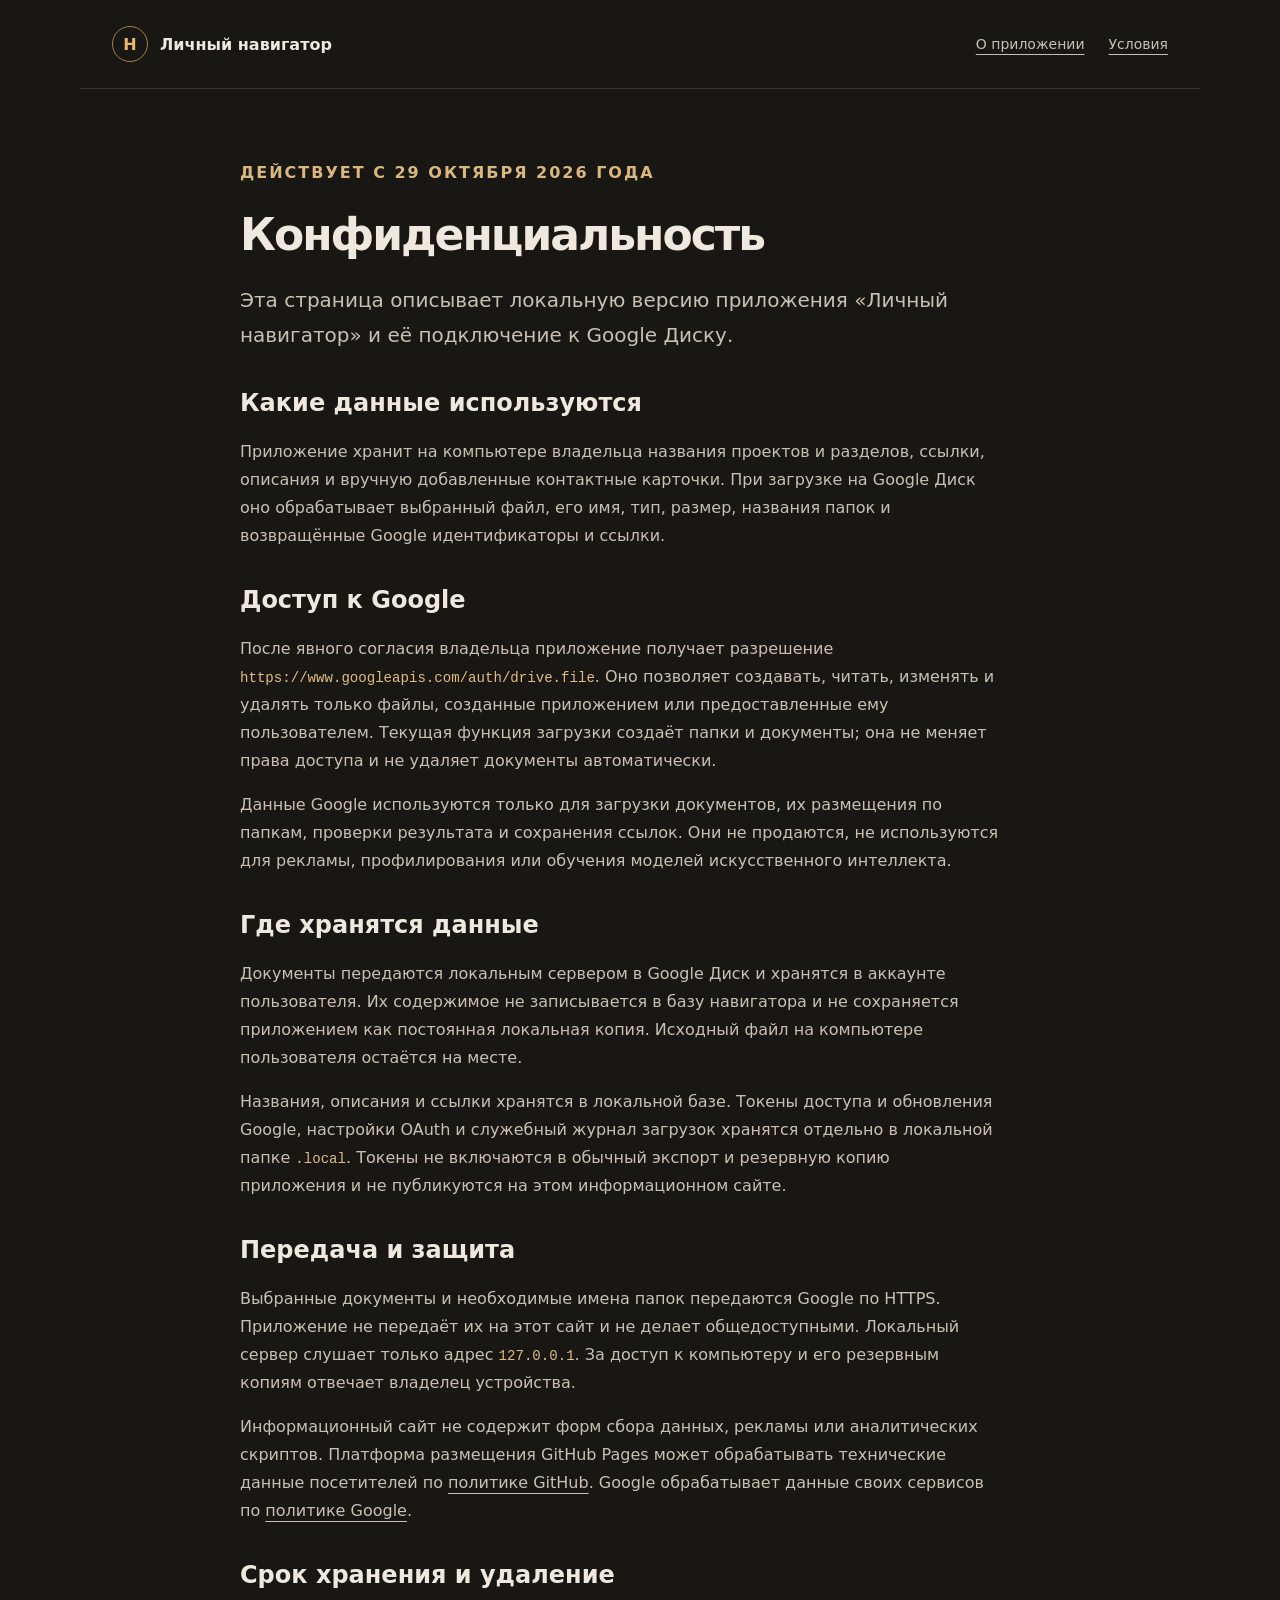
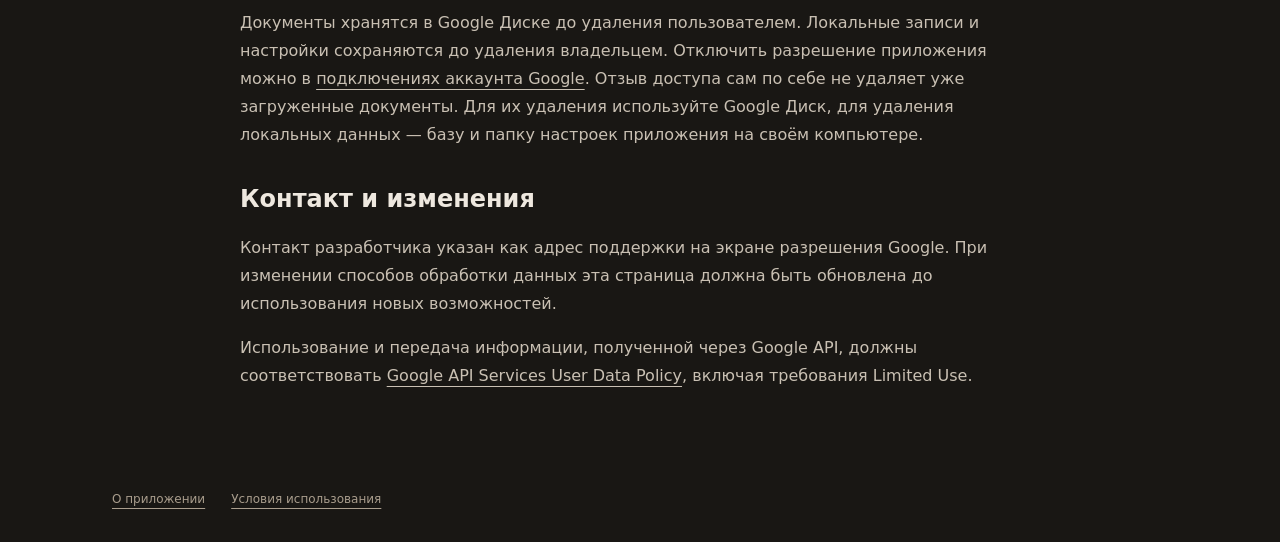
<file: privacy.html>
<!doctype html><html lang="ru"><head><meta charset="utf-8"><meta name="viewport" content="width=device-width,initial-scale=1"><title>Конфиденциальность — Личный навигатор</title><link rel="stylesheet" href="style.css"></head><body><header><a class="brand" href="index.html"><span class="mark">Н</span>Личный навигатор</a><nav aria-label="Информация"><a href="index.html">О приложении</a><a href="terms.html">Условия</a></nav></header><main class="document"><p class="eyebrow">ДЕЙСТВУЕТ С 29 ОКТЯБРЯ 2026 ГОДА</p><h1>Конфиденциальность</h1><p class="lead">Эта страница описывает локальную версию приложения «Личный навигатор» и её подключение к Google Диску.</p>
<h2>Какие данные используются</h2><p>Приложение хранит на компьютере владельца названия проектов и разделов, ссылки, описания и вручную добавленные контактные карточки. При загрузке на Google Диск оно обрабатывает выбранный файл, его имя, тип, размер, названия папок и возвращённые Google идентификаторы и ссылки.</p>
<h2>Доступ к Google</h2><p>После явного согласия владельца приложение получает разрешение <code>https://www.googleapis.com/auth/drive.file</code>. Оно позволяет создавать, читать, изменять и удалять только файлы, созданные приложением или предоставленные ему пользователем. Текущая функция загрузки создаёт папки и документы; она не меняет права доступа и не удаляет документы автоматически.</p><p>Данные Google используются только для загрузки документов, их размещения по папкам, проверки результата и сохранения ссылок. Они не продаются, не используются для рекламы, профилирования или обучения моделей искусственного интеллекта.</p>
<h2>Где хранятся данные</h2><p>Документы передаются локальным сервером в Google Диск и хранятся в аккаунте пользователя. Их содержимое не записывается в базу навигатора и не сохраняется приложением как постоянная локальная копия. Исходный файл на компьютере пользователя остаётся на месте.</p><p>Названия, описания и ссылки хранятся в локальной базе. Токены доступа и обновления Google, настройки OAuth и служебный журнал загрузок хранятся отдельно в локальной папке <code>.local</code>. Токены не включаются в обычный экспорт и резервную копию приложения и не публикуются на этом информационном сайте.</p>
<h2>Передача и защита</h2><p>Выбранные документы и необходимые имена папок передаются Google по HTTPS. Приложение не передаёт их на этот сайт и не делает общедоступными. Локальный сервер слушает только адрес <code>127.0.0.1</code>. За доступ к компьютеру и его резервным копиям отвечает владелец устройства.</p><p>Информационный сайт не содержит форм сбора данных, рекламы или аналитических скриптов. Платформа размещения GitHub Pages может обрабатывать технические данные посетителей по <a href="https://docs.github.com/en/site-policy/privacy-policies/github-general-privacy-statement">политике GitHub</a>. Google обрабатывает данные своих сервисов по <a href="https://policies.google.com/privacy">политике Google</a>.</p>
<h2>Срок хранения и удаление</h2><p>Документы хранятся в Google Диске до удаления пользователем. Локальные записи и настройки сохраняются до удаления владельцем. Отключить разрешение приложения можно в <a href="https://myaccount.google.com/connections">подключениях аккаунта Google</a>. Отзыв доступа сам по себе не удаляет уже загруженные документы. Для их удаления используйте Google Диск, для удаления локальных данных — базу и папку настроек приложения на своём компьютере.</p>
<h2>Контакт и изменения</h2><p>Контакт разработчика указан как адрес поддержки на экране разрешения Google. При изменении способов обработки данных эта страница должна быть обновлена до использования новых возможностей.</p><p>Использование и передача информации, полученной через Google API, должны соответствовать <a href="https://developers.google.com/terms/api-services-user-data-policy">Google API Services User Data Policy</a>, включая требования Limited Use.</p></main><footer><a href="index.html">О приложении</a><a href="terms.html">Условия использования</a></footer></body></html>
</file>
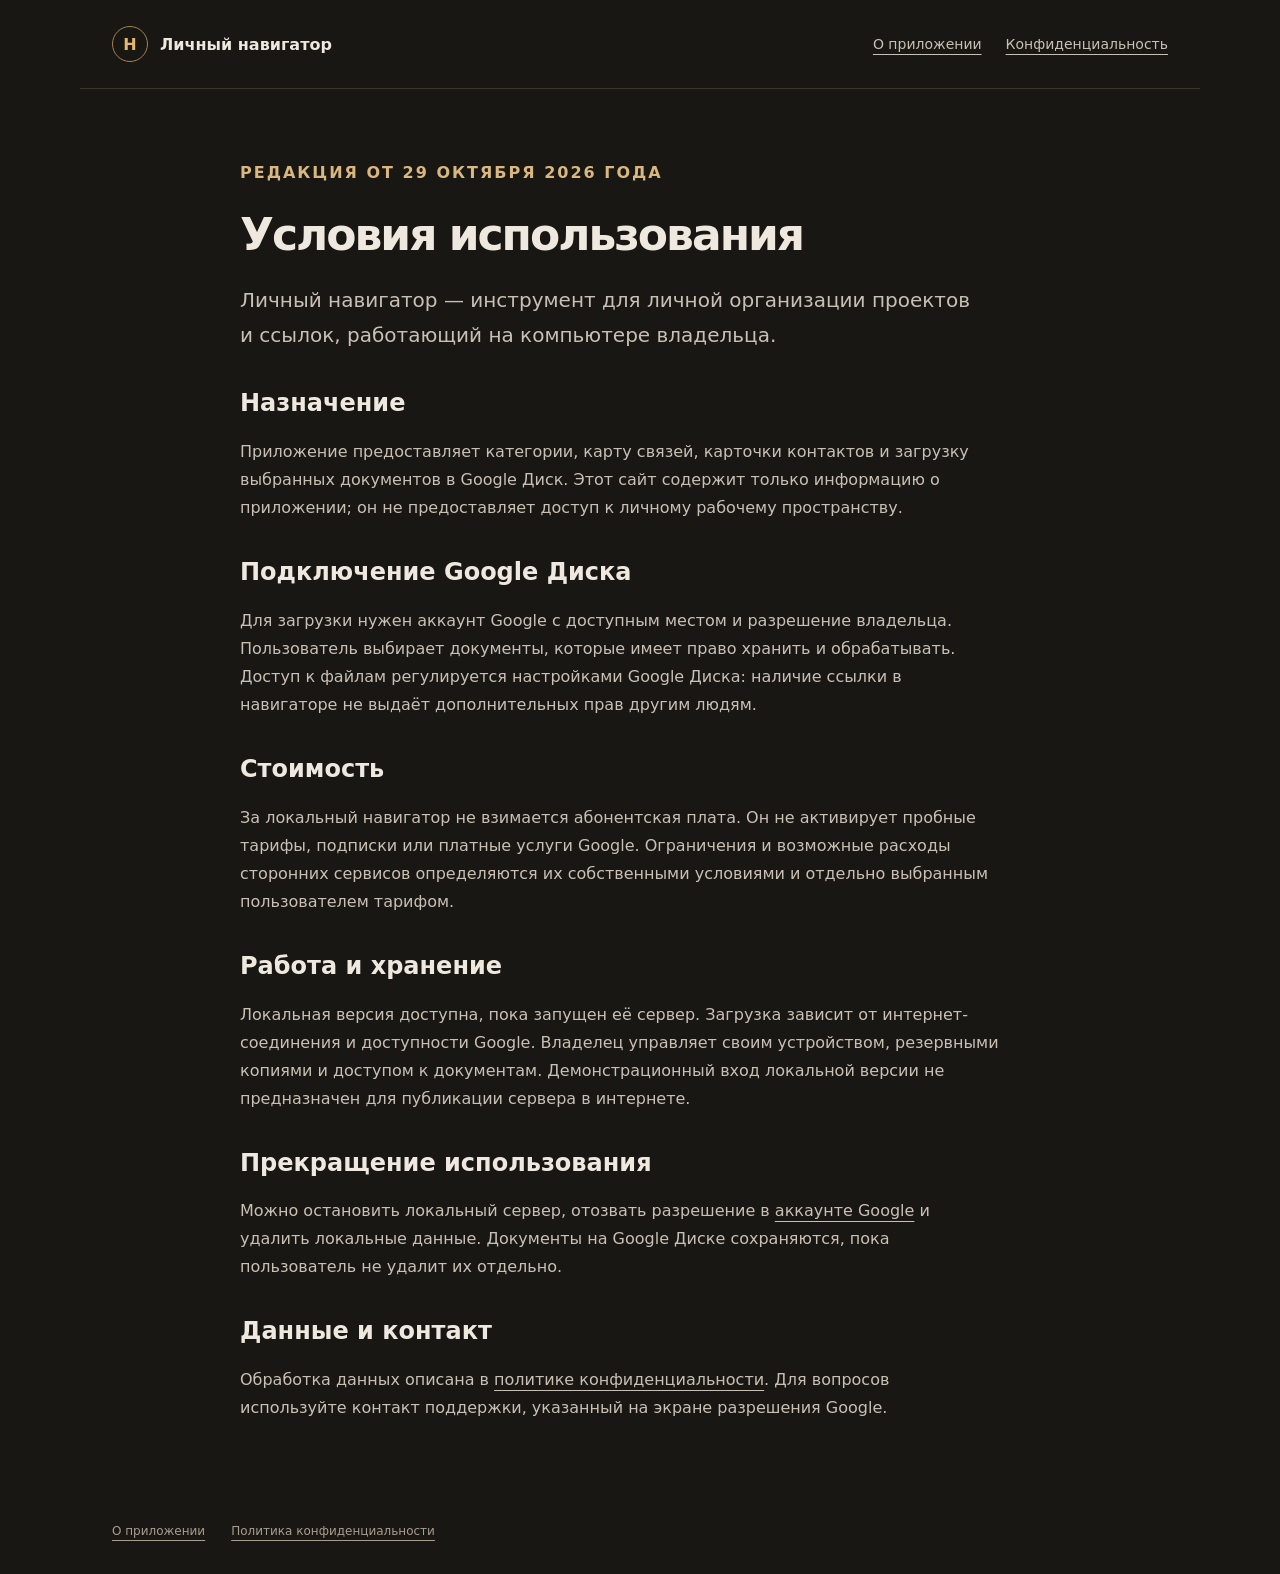
<file: terms.html>
<!doctype html><html lang="ru"><head><meta charset="utf-8"><meta name="viewport" content="width=device-width,initial-scale=1"><title>Условия использования — Личный навигатор</title><link rel="stylesheet" href="style.css"></head><body><header><a class="brand" href="index.html"><span class="mark">Н</span>Личный навигатор</a><nav aria-label="Информация"><a href="index.html">О приложении</a><a href="privacy.html">Конфиденциальность</a></nav></header><main class="document"><p class="eyebrow">РЕДАКЦИЯ ОТ 29 ОКТЯБРЯ 2026 ГОДА</p><h1>Условия использования</h1><p class="lead">Личный навигатор — инструмент для личной организации проектов и ссылок, работающий на компьютере владельца.</p><h2>Назначение</h2><p>Приложение предоставляет категории, карту связей, карточки контактов и загрузку выбранных документов в Google Диск. Этот сайт содержит только информацию о приложении; он не предоставляет доступ к личному рабочему пространству.</p><h2>Подключение Google Диска</h2><p>Для загрузки нужен аккаунт Google с доступным местом и разрешение владельца. Пользователь выбирает документы, которые имеет право хранить и обрабатывать. Доступ к файлам регулируется настройками Google Диска: наличие ссылки в навигаторе не выдаёт дополнительных прав другим людям.</p><h2>Стоимость</h2><p>За локальный навигатор не взимается абонентская плата. Он не активирует пробные тарифы, подписки или платные услуги Google. Ограничения и возможные расходы сторонних сервисов определяются их собственными условиями и отдельно выбранным пользователем тарифом.</p><h2>Работа и хранение</h2><p>Локальная версия доступна, пока запущен её сервер. Загрузка зависит от интернет-соединения и доступности Google. Владелец управляет своим устройством, резервными копиями и доступом к документам. Демонстрационный вход локальной версии не предназначен для публикации сервера в интернете.</p><h2>Прекращение использования</h2><p>Можно остановить локальный сервер, отозвать разрешение в <a href="https://myaccount.google.com/connections">аккаунте Google</a> и удалить локальные данные. Документы на Google Диске сохраняются, пока пользователь не удалит их отдельно.</p><h2>Данные и контакт</h2><p>Обработка данных описана в <a href="privacy.html">политике конфиденциальности</a>. Для вопросов используйте контакт поддержки, указанный на экране разрешения Google.</p></main><footer><a href="index.html">О приложении</a><a href="privacy.html">Политика конфиденциальности</a></footer></body></html>
</file>
<file: style.css>
:root{color-scheme:dark;font-family:system-ui,-apple-system,"Segoe UI",sans-serif;color:#eee8df;background:#191714;font-synthesis:none}*{box-sizing:border-box}body{margin:0}a{color:inherit;text-underline-offset:5px}header,footer{max-width:1120px;margin:auto;display:flex;align-items:center;gap:26px;padding:26px 32px}header{justify-content:space-between;border-bottom:1px solid #3c352a}nav{display:flex;gap:24px;font-size:14px;color:#c9c0b3}.brand{display:flex;align-items:center;gap:12px;text-decoration:none;font-weight:650}.mark{display:grid;place-items:center;width:36px;height:36px;border:1px solid #a5824f;border-radius:50%;color:#e8b86a}main{max-width:1056px;margin:auto}section{padding:64px 0;border-bottom:1px solid #3c352a}.hero{padding:80px 0 64px;position:relative;background:radial-gradient(ellipse at 90% 30%,#7f542225,transparent 60%)}.eyebrow{font-size:11px;letter-spacing:2px;color:#dab77f;font-weight:650}h1{font-size:clamp(38px,5vw,66px);line-height:1.1;font-weight:560;letter-spacing:-2px;margin:24px 0}h2{font-size:clamp(26px,3vw,36px);font-weight:550;line-height:1.2;margin:20px 0}p{max-width:760px;font-size:17px;line-height:1.75;color:#c9c0b3}.lead{font-size:21px;max-width:740px}.note{font-size:14px;max-width:660px;color:#a99d8d;border-left:2px solid #a5824f;padding-left:18px;margin-top:30px}.flow ol{list-style:none;counter-reset:steps;padding:0;display:grid;grid-template-columns:repeat(3,1fr);gap:32px;margin:38px 0 0}.flow li{counter-increment:steps}.flow li:before{content:"0" counter(steps);display:block;color:#d5ac6c;font-size:13px;letter-spacing:2px;margin-bottom:20px}.flow b{display:block;font-weight:550;margin-bottom:12px}.flow span{font-size:15px;line-height:1.65;color:#b6aa9a}.action{display:inline-flex;gap:30px;padding:14px 0;color:#ecc58d}.document{max-width:800px;padding:54px 0}.document h1{font-size:44px}.document h2{font-size:24px;margin-top:36px}.document p{font-size:16px}.document .lead{font-size:20px}code{font-size:.88em;overflow-wrap:anywhere;color:#e2bc83}footer{padding-top:32px;padding-bottom:36px;font-size:12px;color:#a99d8d;flex-wrap:wrap}a:focus-visible{outline:2px solid #ecc58d;outline-offset:5px}@media(max-width:1120px){main{margin:0 32px}}@media(max-width:640px){header{align-items:flex-start;gap:20px;flex-direction:column;padding:20px}main{margin:0 20px}.hero{padding-top:44px}section{padding:38px 0}.flow ol{grid-template-columns:1fr;gap:26px}.flow li:before{margin-bottom:8px}.lead{font-size:18px}.document h1{font-size:34px;letter-spacing:-1px}footer{padding:24px 20px;gap:16px}}
</file>
